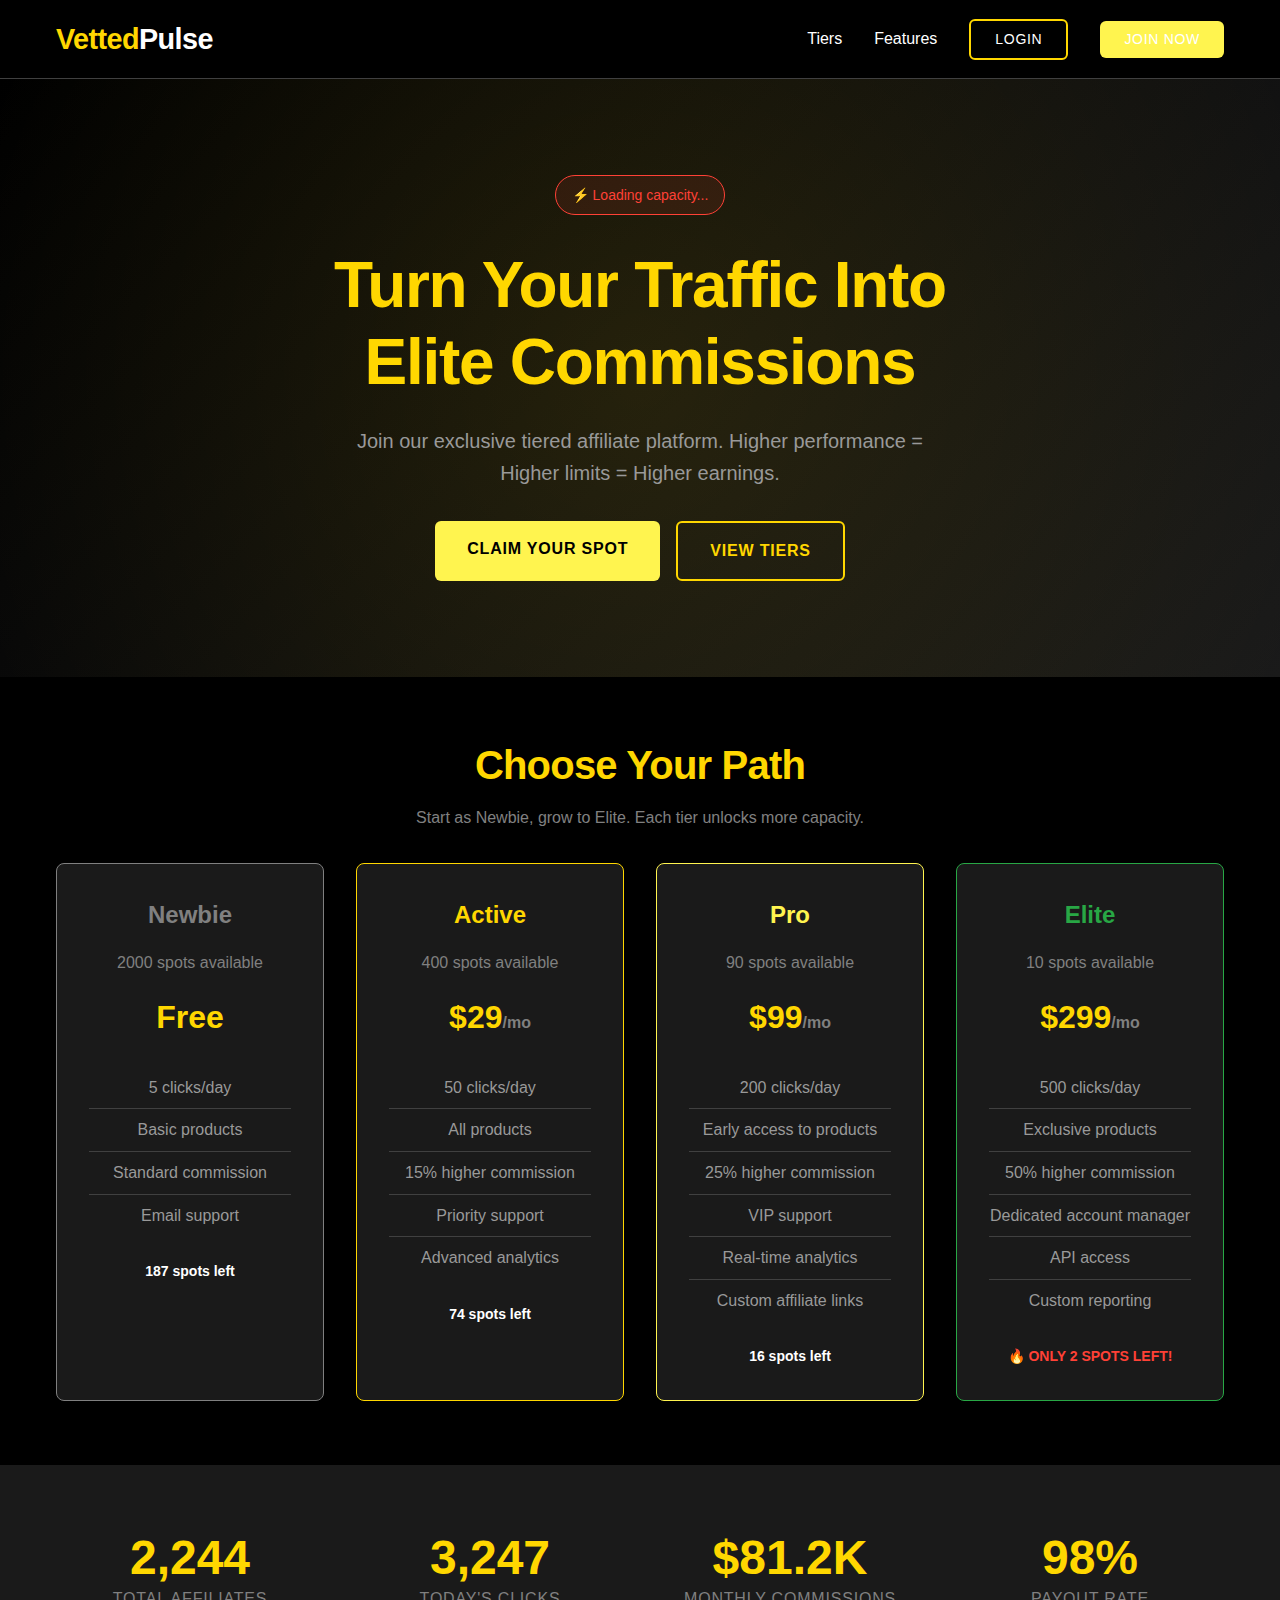
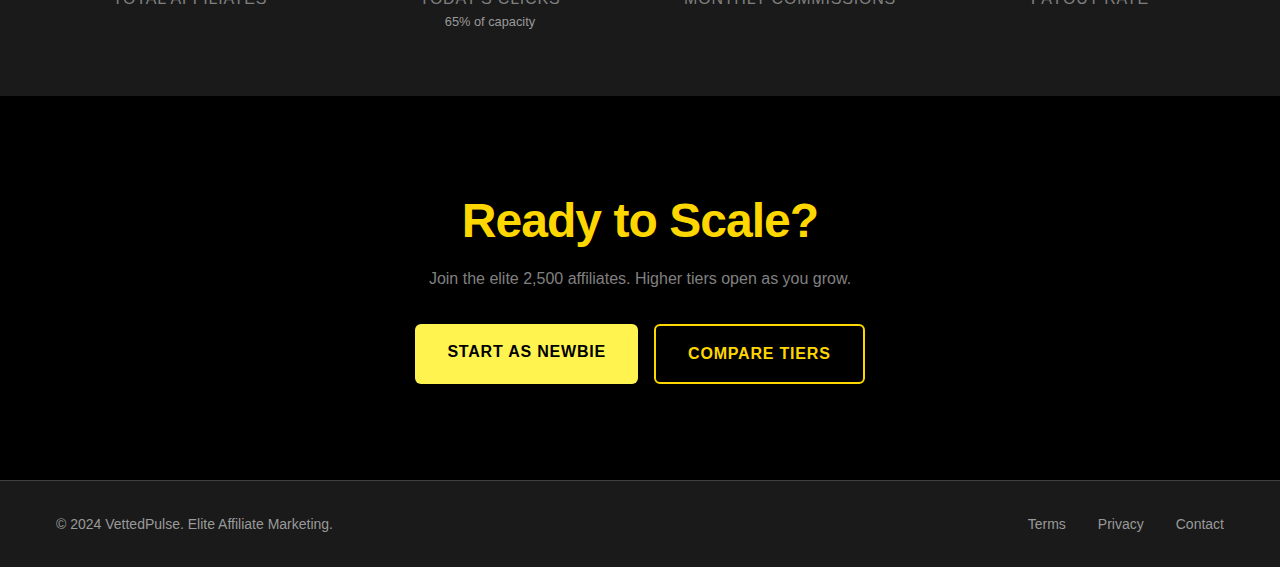
<file: index.html>
<!DOCTYPE html>
<html lang="en">
<head>
    <meta charset="UTF-8">
    <meta name="viewport" content="width=device-width, initial-scale=1.0">
    
    <!-- Content Security Policy -->
    <meta http-equiv="Content-Security-Policy" 
          content="default-src 'self'; 
                   script-src 'self' 'unsafe-inline' https://api.ipify.org https://script.google.com https://apis.google.com; 
                   style-src 'self' 'unsafe-inline' https://fonts.googleapis.com;
                   font-src 'self' https://fonts.gstatic.com;
                   connect-src 'self' https://api.ipify.org https://script.google.com https://*.googleapis.com;
                   img-src 'self' data: https:;
                   frame-src 'self' https://script.google.com;
                   base-uri 'self';
                   form-action 'self';
                   frame-ancestors 'none';
                   block-all-mixed-content;">
    
    <!-- Security Headers -->
    <meta http-equiv="X-Frame-Options" content="DENY">
    <meta http-equiv="X-Content-Type-Options" content="nosniff">
    <meta http-equiv="Referrer-Policy" content="strict-origin-when-cross-origin">
    <meta http-equiv="Permissions-Policy" content="geolocation=(), microphone=(), camera=()">
    
    <title>VettedPulse - Elite Affiliate Marketing Platform</title>
    <link rel="stylesheet" href="css/style.css">
    <style>
        .hero {
            padding: 6rem 0;
            text-align: center;
            background: linear-gradient(135deg, #000000 0%, #1a1a1a 100%);
            position: relative;
            overflow: hidden;
        }
        
        .hero::before {
            content: '';
            position: absolute;
            top: -50%;
            right: -50%;
            width: 200%;
            height: 200%;
            background: radial-gradient(circle, rgba(255,215,0,0.1) 0%, transparent 50%);
            animation: rotate 30s linear infinite;
        }
        
        @keyframes rotate {
            from { transform: rotate(0deg); }
            to { transform: rotate(360deg); }
        }
        
        .hero-content {
            position: relative;
            z-index: 1;
        }
        
        .hero h1 {
            font-size: 4rem;
            margin-bottom: 1.5rem;
            line-height: 1.2;
        }
        
        .hero h1 span {
            color: var(--heading-yellow);
            display: block;
        }
        
        .hero p {
            font-size: 1.25rem;
            color: var(--gray-600);
            max-width: 600px;
            margin: 0 auto 2rem;
        }
        
        .capacity-badge {
            display: inline-block;
            background: rgba(255, 65, 54, 0.1);
            color: var(--alert-red);
            border: 1px solid var(--alert-red);
            padding: 0.5rem 1rem;
            border-radius: 2rem;
            font-size: 0.875rem;
            margin-bottom: 2rem;
        }
        
        .tier-showcase {
            padding: 4rem 0;
        }
        
        .tier-grid {
            display: grid;
            grid-template-columns: repeat(auto-fit, minmax(250px, 1fr));
            gap: 2rem;
            margin-top: 2rem;
        }
        
        .tier-card {
            background: var(--gray-100);
            border: 1px solid var(--gray-300);
            border-radius: 0.5rem;
            padding: 2rem;
            text-align: center;
            transition: transform 0.3s;
        }
        
        .tier-card:hover {
            transform: translateY(-5px);
            border-color: var(--heading-yellow);
        }
        
        .tier-name {
            font-size: 1.5rem;
            font-weight: 700;
            margin-bottom: 1rem;
        }
        
        .tier-capacity {
            color: var(--gray-500);
            margin-bottom: 1rem;
        }
        
        .tier-features {
            list-style: none;
            margin: 1.5rem 0;
        }
        
        .tier-features li {
            padding: 0.5rem 0;
            color: var(--gray-600);
            border-bottom: 1px solid var(--gray-300);
        }
        
        .tier-features li:last-child {
            border-bottom: none;
        }
        
        .tier-price {
            font-size: 2rem;
            font-weight: 700;
            color: var(--heading-yellow);
            margin: 1rem 0;
        }
        
        .tier-spots {
            color: var(--alert-red);
            font-size: 0.875rem;
            font-weight: 600;
        }
        
        .stats-section {
            padding: 4rem 0;
            background: var(--gray-100);
        }
        
        .stats-grid {
            display: grid;
            grid-template-columns: repeat(auto-fit, minmax(200px, 1fr));
            gap: 2rem;
            text-align: center;
        }
        
        .stat-number {
            font-size: 3rem;
            font-weight: 800;
            color: var(--heading-yellow);
        }
        
        .stat-label {
            color: var(--gray-500);
            font-size: 1rem;
        }
        
        .cta-section {
            padding: 6rem 0;
            text-align: center;
        }
        
        .cta-section h2 {
            font-size: 3rem;
            margin-bottom: 1rem;
        }
        
        .cta-section p {
            color: var(--gray-500);
            max-width: 500px;
            margin: 0 auto 2rem;
        }
        
        .cta-buttons {
            display: flex;
            gap: 1rem;
            justify-content: center;
        }
    </style>
</head>
<body>
    <!-- Navbar -->
    <nav class="navbar">
        <div class="container">
            <a href="/" class="logo">Vetted<span>Pulse</span></a>
            <div class="nav-links">
                <a href="#tiers">Tiers</a>
                <a href="#features">Features</a>
                <a href="login.html" class="btn btn-outline">Login</a>
                <a href="signup.html" class="btn btn-primary">Join Now</a>
            </div>
        </div>
    </nav>

    <!-- Hero Section -->
    <section class="hero">
        <div class="container">
            <div class="hero-content">
                <div class="capacity-badge" id="capacityBadge">
                    ⚡ Loading capacity...
                </div>
                <h1>
                    Turn Your Traffic Into
                    <span>Elite Commissions</span>
                </h1>
                <p>Join our exclusive tiered affiliate platform. Higher performance = Higher limits = Higher earnings.</p>
                <div class="cta-buttons">
                    <a href="signup.html" class="btn btn-primary btn-large">Claim Your Spot</a>
                    <a href="#tiers" class="btn btn-outline btn-large">View Tiers</a>
                </div>
            </div>
        </div>
    </section>

    <!-- Tier Showcase -->
    <section id="tiers" class="tier-showcase">
        <div class="container">
            <h2 class="text-center">Choose Your Path</h2>
            <p class="text-center text-muted">Start as Newbie, grow to Elite. Each tier unlocks more capacity.</p>
            
            <div class="tier-grid" id="tierGrid">
                <!-- Dynamically populated by main.js -->
                <div class="text-center">Loading tiers...</div>
            </div>
        </div>
    </section>

    <!-- Stats Section -->
    <section class="stats-section">
        <div class="container">
            <div class="stats-grid" id="statsGrid">
                <div>
                    <div class="stat-number">-</div>
                    <div class="stat-label">Total Affiliates</div>
                </div>
                <div>
                    <div class="stat-number">-</div>
                    <div class="stat-label">Daily Clicks</div>
                </div>
                <div>
                    <div class="stat-number">-</div>
                    <div class="stat-label">Monthly Commissions</div>
                </div>
                <div>
                    <div class="stat-number">-</div>
                    <div class="stat-label">Payout Rate</div>
                </div>
            </div>
        </div>
    </section>

    <!-- CTA Section -->
    <section class="cta-section">
        <div class="container">
            <h2>Ready to Scale?</h2>
            <p>Join the elite 2,500 affiliates. Higher tiers open as you grow.</p>
            <div class="cta-buttons">
                <a href="signup.html" class="btn btn-primary btn-large">Start as Newbie</a>
                <a href="#tiers" class="btn btn-outline btn-large">Compare Tiers</a>
            </div>
        </div>
    </section>

    <!-- Footer -->
    <footer class="footer">
        <div class="container">
            <div class="footer-content">
                <div>&copy; 2024 VettedPulse. Elite Affiliate Marketing.</div>
                <div class="footer-links">
                    <a href="terms.html">Terms</a>
                    <a href="privacy.html">Privacy</a>
                    <a href="#">Contact</a>
                </div>
            </div>
        </div>
    </footer>

    <script src="js/config.js"></script>
    <script src="js/utils/sanitizer.js"></script>
    <script src="js/utils/validator.js"></script>
    <script src="js/utils/clientData.js"></script>
    <script src="js/main.js"></script>
</body>
</html>
</file>
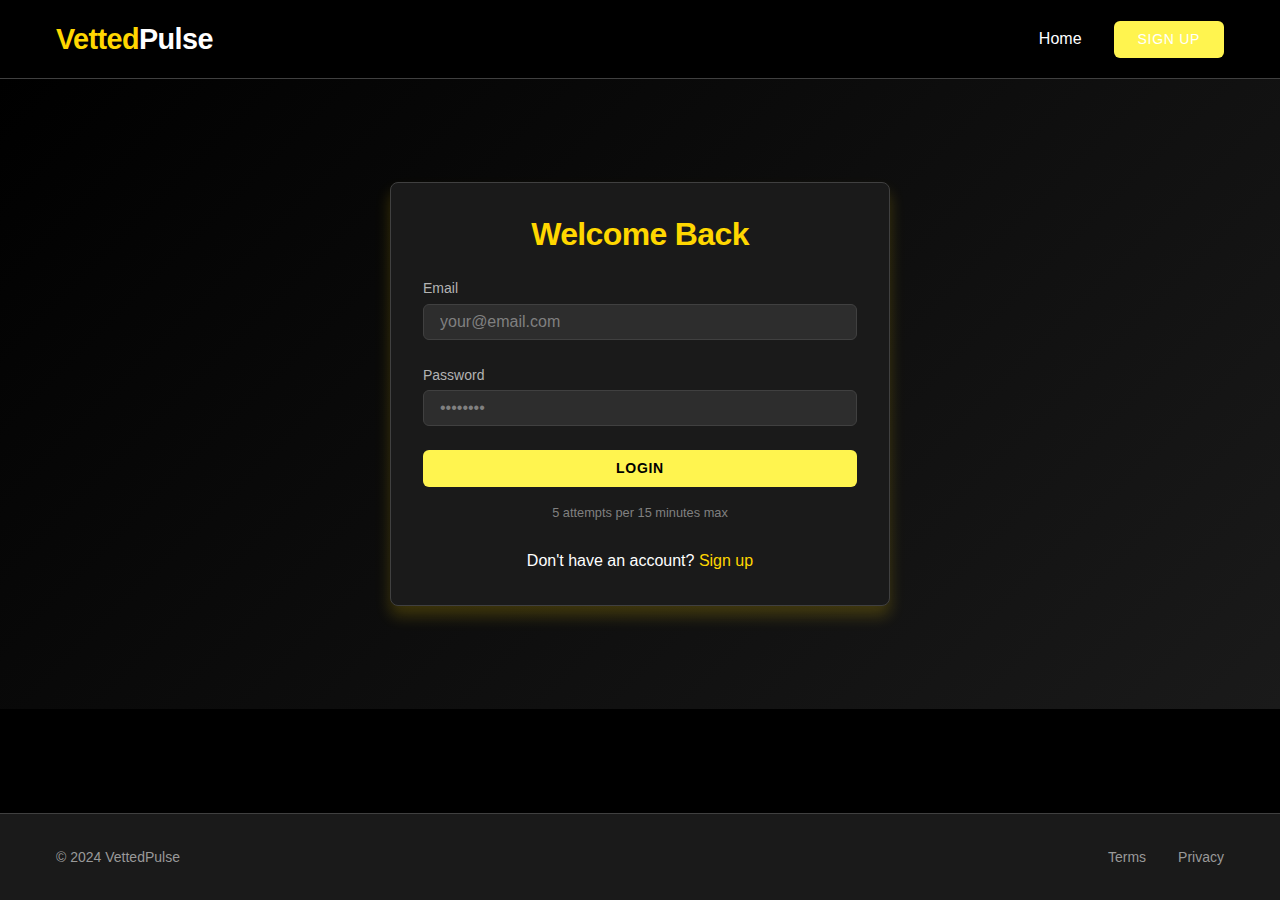
<file: dashboard/index.html>
<!DOCTYPE html>
<html lang="en">
<head>
    <meta charset="UTF-8">
    <meta name="viewport" content="width=device-width, initial-scale=1.0">
    
    <!-- Content Security Policy -->
    <meta http-equiv="Content-Security-Policy" 
          content="default-src 'self'; 
                   script-src 'self' 'unsafe-inline' https://api.ipify.org https://script.google.com; 
                   style-src 'self' 'unsafe-inline' https://fonts.googleapis.com;
                   font-src 'self' https://fonts.gstatic.com;
                   connect-src 'self' https://api.ipify.org https://script.google.com;
                   img-src 'self' data: https:;
                   frame-src 'self';
                   base-uri 'self';
                   form-action 'self';
                   frame-ancestors 'none';
                   block-all-mixed-content;">
    
    <!-- Security Headers -->
    <meta http-equiv="X-Frame-Options" content="DENY">
    <meta http-equiv="X-Content-Type-Options" content="nosniff">
    
    <title>Dashboard - VettedPulse</title>
    <link rel="stylesheet" href="../css/style.css">
    <link rel="stylesheet" href="css/dashboard.css">
</head>
<body>
    <div class="dashboard-container">
        <!-- Sidebar -->
        <aside class="sidebar">
            <div class="sidebar-header">
                <a href="/dashboard/" class="logo">Vetted<span>Pulse</span></a>
            </div>
            
            <nav class="sidebar-nav">
                <a href="/dashboard/" class="active">
                    <span class="nav-icon">📊</span>
                    <span>Overview</span>
                </a>
                <a href="/dashboard/products.html">
                    <span class="nav-icon">🛍️</span>
                    <span>Products</span>
                </a>
                <a href="/dashboard/leaderboard.html">
                    <span class="nav-icon">🏆</span>
                    <span>Leaderboard</span>
                </a>
                <a href="/dashboard/settings.html">
                    <span class="nav-icon">⚙️</span>
                    <span>Settings</span>
                </a>
            </nav>
            
            <div class="sidebar-footer">
                <div class="tier-info" id="tierInfo">
                    <div class="tier-name">Loading...</div>
                    <div class="tier-progress">Please wait</div>
                </div>
                <button class="btn btn-outline" style="width: 100%;" onclick="logout()">Logout</button>
            </div>
        </aside>
        
        <!-- Main Content -->
        <main class="main-content">
            <!-- System Status Alert -->
            <div id="systemStatusAlert" class="system-status-bar" style="display: none;"></div>
            
            <header class="content-header">
                <h1>Dashboard Overview</h1>
                <p id="currentDate"></p>
            </header>
            
            <!-- Stats Cards -->
            <div class="stats-grid">
                <div class="stat-card">
                    <div class="stat-label">Total Clicks</div>
                    <div class="stat-value" id="totalClicks">-</div>
                </div>
                
                <div class="stat-card">
                    <div class="stat-label">Total Sales</div>
                    <div class="stat-value" id="totalSales">-</div>
                </div>
                
                <div class="stat-card">
                    <div class="stat-label">Commission Rate</div>
                    <div class="stat-value" id="commissionRate">-</div>
                </div>
                
                <div class="stat-card">
                    <div class="stat-label">Lifetime Commission</div>
                    <div class="stat-value" id="lifetimeCommission">-</div>
                </div>
            </div>
            
            <!-- Tier Progress Section -->
            <div class="tier-progress-section">
                <div class="tier-header">
                    <h2>Your Progress</h2>
                    <div>
                        <span class="tier-current" id="currentTier">Newbie</span>
                        <span class="tier-next" id="nextTier">→ Scout</span>
                    </div>
                </div>
                
                <div class="progress-bar">
                    <div class="progress-fill" id="tierProgress" style="width: 0%"></div>
                </div>
                
                <div class="tier-requirements">
                    <span id="currentSales">0 sales</span>
                    <span id="nextRequirement">10 sales needed</span>
                </div>
            </div>
            
            <!-- Daily Capacity -->
            <div class="capacity-panel">
                <h3>Today's Capacity</h3>
                
                <div class="capacity-item">
                    <span class="capacity-label">Clicks Today:</span>
                    <span class="capacity-value" id="clicksToday">0</span>
                </div>
                
                <div class="capacity-item">
                    <span class="capacity-label">Clicks Remaining:</span>
                    <span class="capacity-value" id="clicksRemaining">0</span>
                </div>
                
                <div class="capacity-bar-container">
                    <div class="capacity-bar">
                        <div class="capacity-fill" id="clickCapacityBar" style="width: 0%"></div>
                    </div>
                </div>
                
                <div class="capacity-item">
                    <span class="capacity-label">Sales Today:</span>
                    <span class="capacity-value" id="salesToday">0</span>
                </div>
                
                <div class="capacity-item">
                    <span class="capacity-label">Conversion Rate:</span>
                    <span class="capacity-value" id="conversionRate">0%</span>
                </div>
            </div>
            
            <!-- Recent Activity -->
            <div class="card">
                <h3>Recent Activity</h3>
                <div class="activity-list" id="recentActivity">
                    <p class="text-muted">Loading activity...</p>
                </div>
            </div>
        </main>
    </div>
    
    <script src="../js/config.js"></script>
    <script src="../js/utils/sanitizer.js"></script>
    <script src="../js/utils/validator.js"></script>
    <script src="../js/utils/clientData.js"></script>
    <script src="../js/utils/securityHeaders.js"></script>
    <script src="js/tierManager.js"></script>
    <script src="js/capacityMonitor.js"></script>
    <script src="js/dashboard.js"></script>
</body>
</html>
</file>
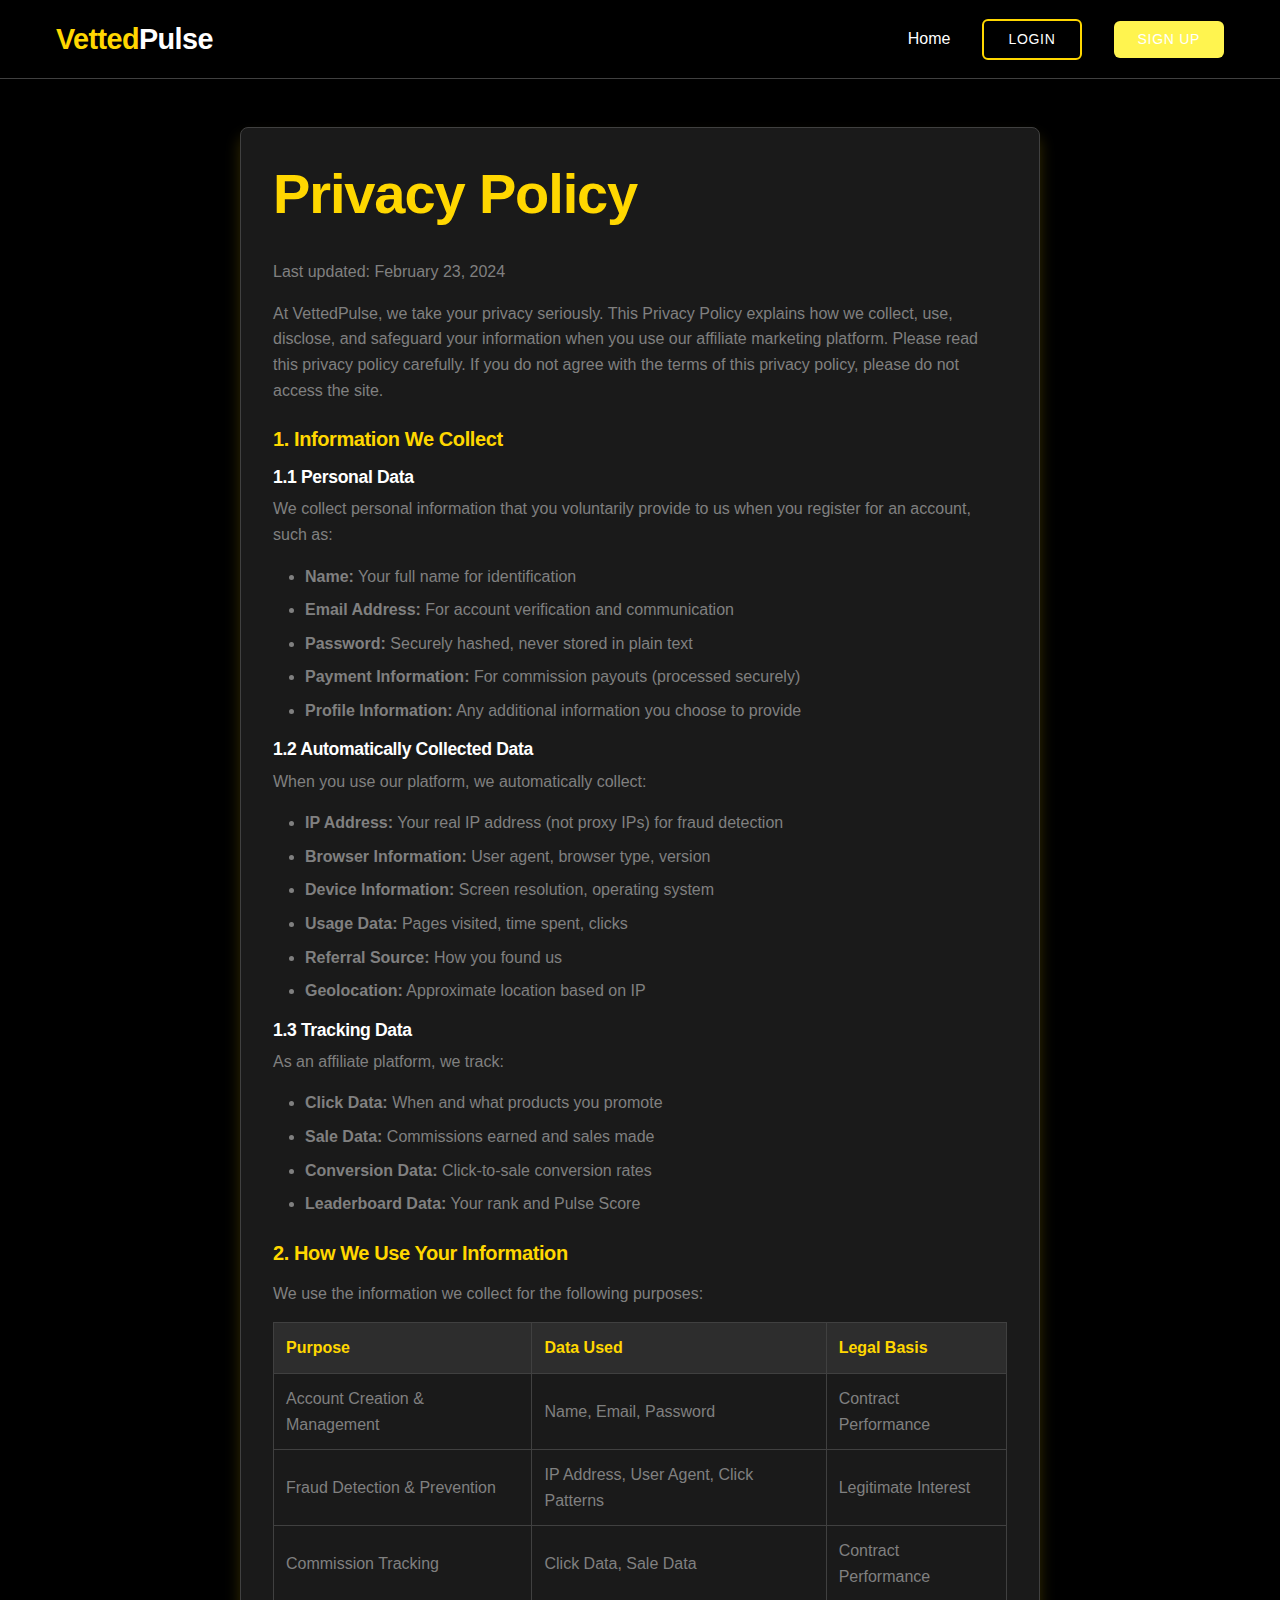
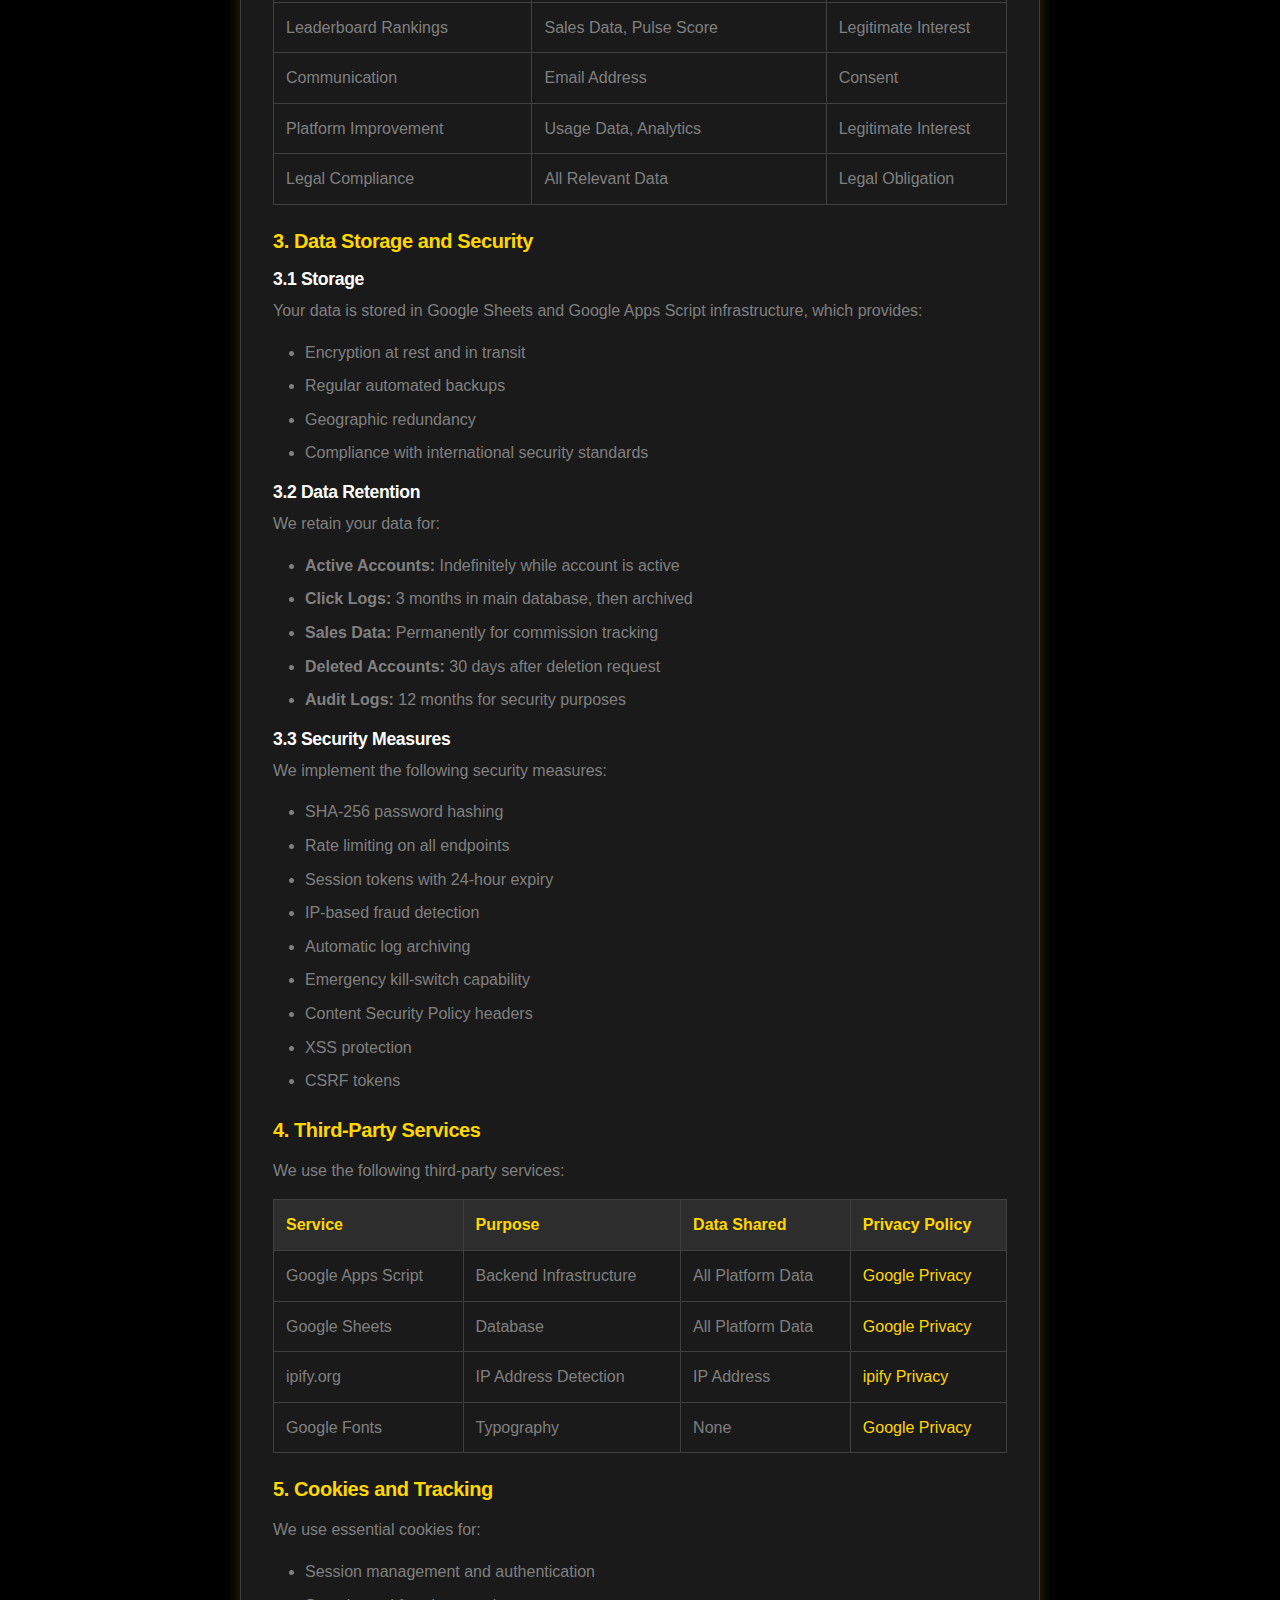
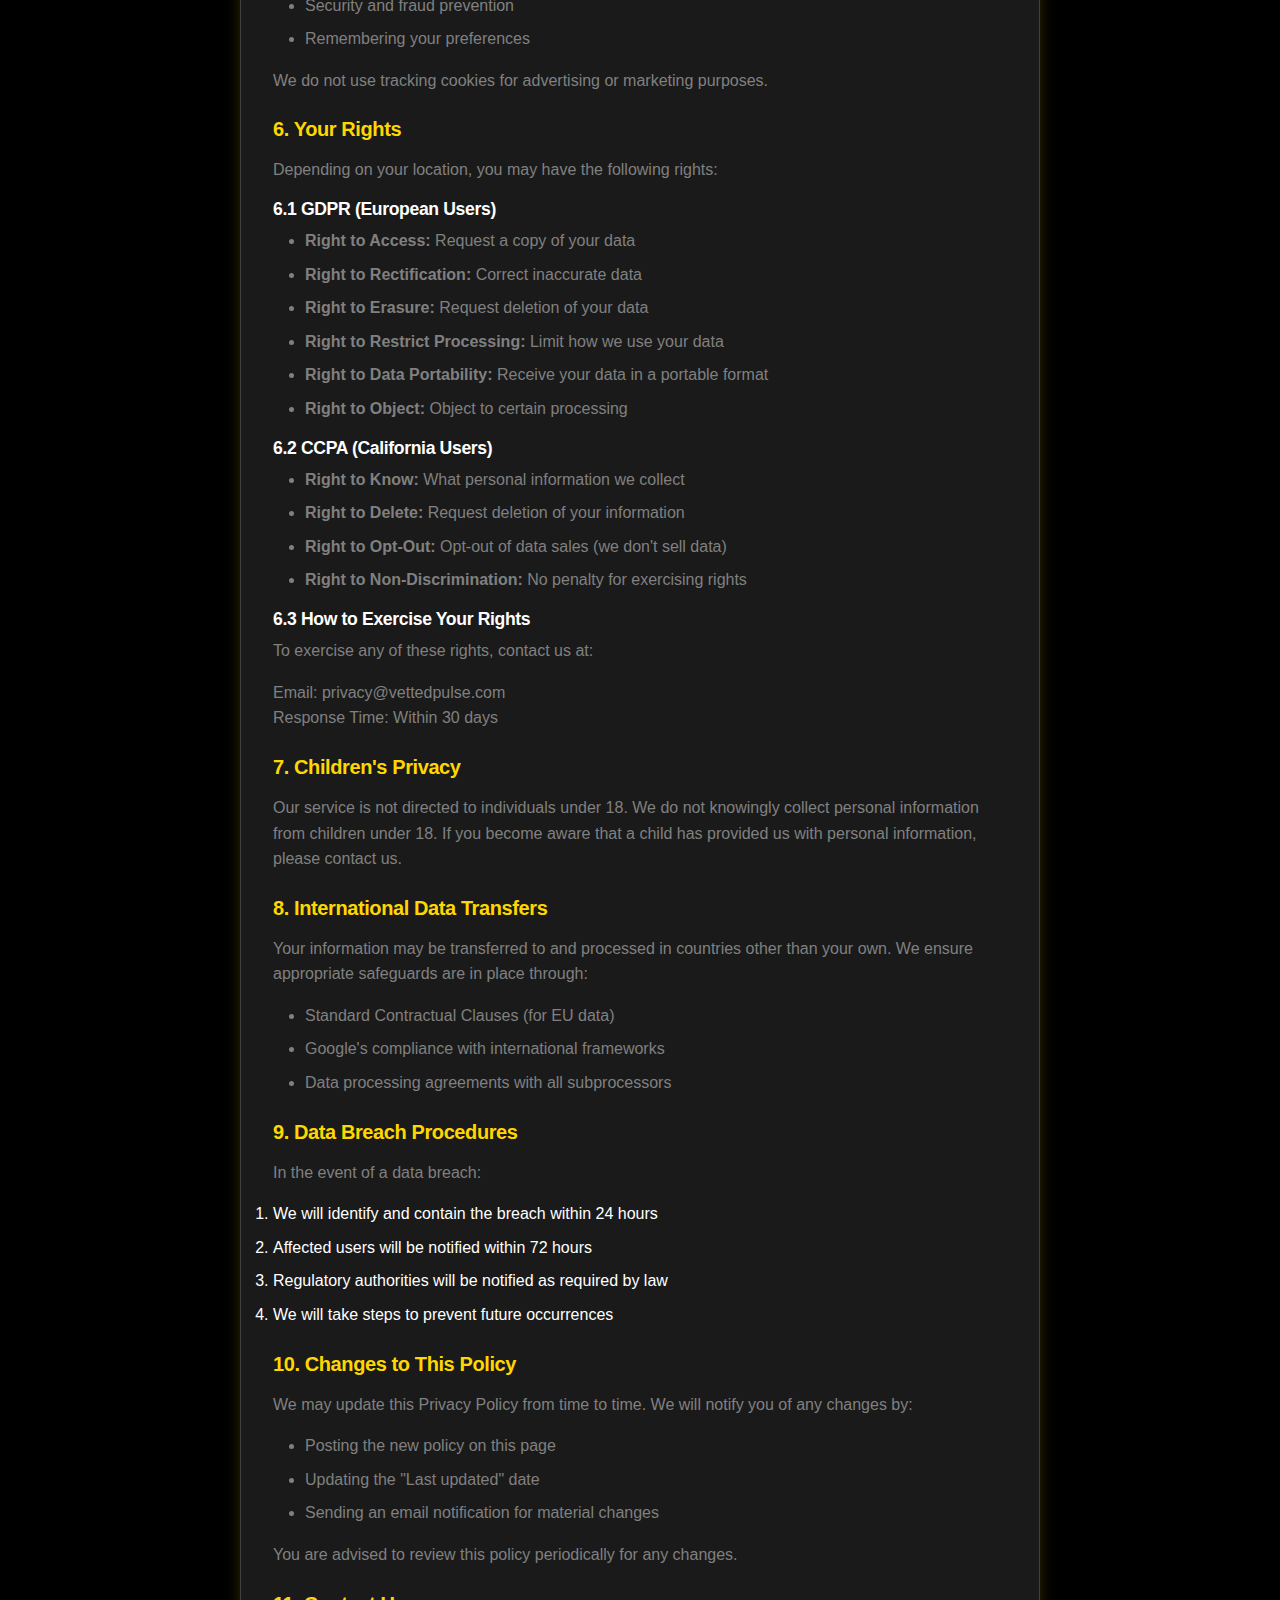
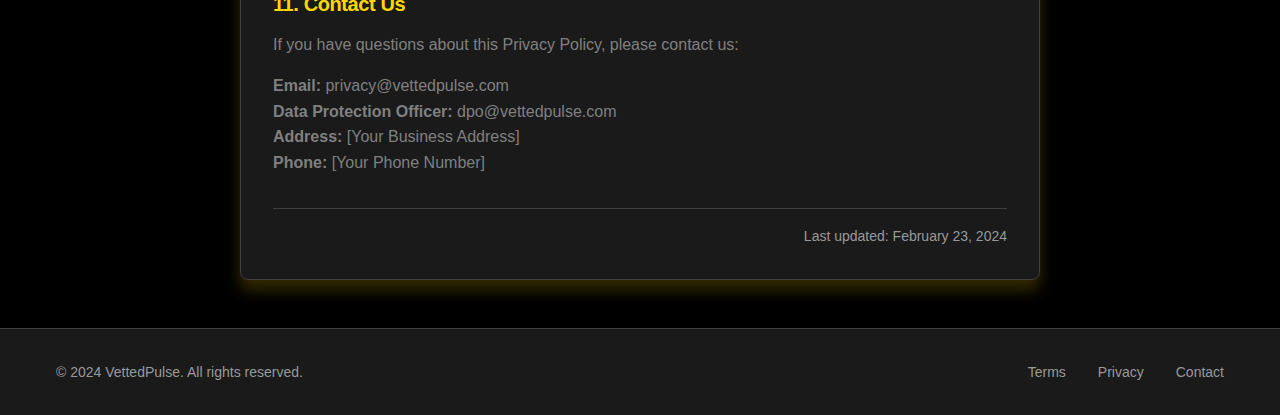
<file: privacy.html>
<!DOCTYPE html>
<html lang="en">
<head>
    <meta charset="UTF-8">
    <meta name="viewport" content="width=device-width, initial-scale=1.0">
    
    <!-- Content Security Policy -->
    <meta http-equiv="Content-Security-Policy" 
          content="default-src 'self'; 
                   script-src 'self' 'unsafe-inline'; 
                   style-src 'self' 'unsafe-inline' https://fonts.googleapis.com;
                   font-src 'self' https://fonts.gstatic.com;
                   img-src 'self' data:;
                   frame-src 'self';
                   base-uri 'self';
                   form-action 'self';
                   frame-ancestors 'none';
                   block-all-mixed-content;">
    
    <!-- Security Headers -->
    <meta http-equiv="X-Frame-Options" content="DENY">
    <meta http-equiv="X-Content-Type-Options" content="nosniff">
    
    <title>Privacy Policy - VettedPulse</title>
    <link rel="stylesheet" href="css/style.css">
    <style>
        .legal-content {
            max-width: 800px;
            margin: 3rem auto;
            padding: 2rem;
            background: var(--gray-100);
            border-radius: 0.5rem;
            border: 1px solid var(--gray-300);
            box-shadow: var(--shadow-lg);
        }
        
        .legal-content h1 {
            margin-bottom: 2rem;
            color: var(--heading-yellow);
        }
        
        .legal-content h2 {
            margin: 1.5rem 0 1rem;
            color: var(--heading-yellow);
            font-size: 1.25rem;
        }
        
        .legal-content h3 {
            margin: 1rem 0 0.5rem;
            color: var(--text-white);
            font-size: 1.1rem;
        }
        
        .legal-content p {
            margin-bottom: 1rem;
            color: var(--gray-500);
            line-height: 1.6;
        }
        
        .legal-content ul {
            margin-bottom: 1rem;
            padding-left: 2rem;
            color: var(--gray-500);
        }
        
        .legal-content li {
            margin-bottom: 0.5rem;
        }
        
        .legal-content table {
            width: 100%;
            margin: 1rem 0;
            border-collapse: collapse;
        }
        
        .legal-content th {
            background: var(--gray-200);
            color: var(--heading-yellow);
            padding: 0.75rem;
            text-align: left;
            border: 1px solid var(--gray-300);
        }
        
        .legal-content td {
            padding: 0.75rem;
            border: 1px solid var(--gray-300);
            color: var(--gray-500);
        }
        
        .last-updated {
            margin-top: 2rem;
            padding-top: 1rem;
            border-top: 1px solid var(--gray-300);
            color: var(--gray-600);
            font-size: 0.875rem;
            text-align: right;
        }
    </style>
</head>
<body>
    <!-- Navbar -->
    <nav class="navbar">
        <div class="container">
            <a href="/" class="logo">Vetted<span>Pulse</span></a>
            <div class="nav-links">
                <a href="/">Home</a>
                <a href="login.html" class="btn btn-outline">Login</a>
                <a href="signup.html" class="btn btn-primary">Sign Up</a>
            </div>
        </div>
    </nav>

    <!-- Privacy Policy Content -->
    <div class="container">
        <div class="legal-content">
            <h1>Privacy Policy</h1>
            
            <p>Last updated: February 23, 2024</p>
            
            <p>At VettedPulse, we take your privacy seriously. This Privacy Policy explains how we collect, use, disclose, and safeguard your information when you use our affiliate marketing platform. Please read this privacy policy carefully. If you do not agree with the terms of this privacy policy, please do not access the site.</p>
            
            <h2>1. Information We Collect</h2>
            
            <h3>1.1 Personal Data</h3>
            <p>We collect personal information that you voluntarily provide to us when you register for an account, such as:</p>
            <ul>
                <li><strong>Name:</strong> Your full name for identification</li>
                <li><strong>Email Address:</strong> For account verification and communication</li>
                <li><strong>Password:</strong> Securely hashed, never stored in plain text</li>
                <li><strong>Payment Information:</strong> For commission payouts (processed securely)</li>
                <li><strong>Profile Information:</strong> Any additional information you choose to provide</li>
            </ul>
            
            <h3>1.2 Automatically Collected Data</h3>
            <p>When you use our platform, we automatically collect:</p>
            <ul>
                <li><strong>IP Address:</strong> Your real IP address (not proxy IPs) for fraud detection</li>
                <li><strong>Browser Information:</strong> User agent, browser type, version</li>
                <li><strong>Device Information:</strong> Screen resolution, operating system</li>
                <li><strong>Usage Data:</strong> Pages visited, time spent, clicks</li>
                <li><strong>Referral Source:</strong> How you found us</li>
                <li><strong>Geolocation:</strong> Approximate location based on IP</li>
            </ul>
            
            <h3>1.3 Tracking Data</h3>
            <p>As an affiliate platform, we track:</p>
            <ul>
                <li><strong>Click Data:</strong> When and what products you promote</li>
                <li><strong>Sale Data:</strong> Commissions earned and sales made</li>
                <li><strong>Conversion Data:</strong> Click-to-sale conversion rates</li>
                <li><strong>Leaderboard Data:</strong> Your rank and Pulse Score</li>
            </ul>
            
            <h2>2. How We Use Your Information</h2>
            <p>We use the information we collect for the following purposes:</p>
            
            <table>
                <tr>
                    <th>Purpose</th>
                    <th>Data Used</th>
                    <th>Legal Basis</th>
                </tr>
                <tr>
                    <td>Account Creation & Management</td>
                    <td>Name, Email, Password</td>
                    <td>Contract Performance</td>
                </tr>
                <tr>
                    <td>Fraud Detection & Prevention</td>
                    <td>IP Address, User Agent, Click Patterns</td>
                    <td>Legitimate Interest</td>
                </tr>
                <tr>
                    <td>Commission Tracking</td>
                    <td>Click Data, Sale Data</td>
                    <td>Contract Performance</td>
                </tr>
                <tr>
                    <td>Leaderboard Rankings</td>
                    <td>Sales Data, Pulse Score</td>
                    <td>Legitimate Interest</td>
                </tr>
                <tr>
                    <td>Communication</td>
                    <td>Email Address</td>
                    <td>Consent</td>
                </tr>
                <tr>
                    <td>Platform Improvement</td>
                    <td>Usage Data, Analytics</td>
                    <td>Legitimate Interest</td>
                </tr>
                <tr>
                    <td>Legal Compliance</td>
                    <td>All Relevant Data</td>
                    <td>Legal Obligation</td>
                </tr>
            </table>
            
            <h2>3. Data Storage and Security</h2>
            
            <h3>3.1 Storage</h3>
            <p>Your data is stored in Google Sheets and Google Apps Script infrastructure, which provides:</p>
            <ul>
                <li>Encryption at rest and in transit</li>
                <li>Regular automated backups</li>
                <li>Geographic redundancy</li>
                <li>Compliance with international security standards</li>
            </ul>
            
            <h3>3.2 Data Retention</h3>
            <p>We retain your data for:</p>
            <ul>
                <li><strong>Active Accounts:</strong> Indefinitely while account is active</li>
                <li><strong>Click Logs:</strong> 3 months in main database, then archived</li>
                <li><strong>Sales Data:</strong> Permanently for commission tracking</li>
                <li><strong>Deleted Accounts:</strong> 30 days after deletion request</li>
                <li><strong>Audit Logs:</strong> 12 months for security purposes</li>
            </ul>
            
            <h3>3.3 Security Measures</h3>
            <p>We implement the following security measures:</p>
            <ul>
                <li>SHA-256 password hashing</li>
                <li>Rate limiting on all endpoints</li>
                <li>Session tokens with 24-hour expiry</li>
                <li>IP-based fraud detection</li>
                <li>Automatic log archiving</li>
                <li>Emergency kill-switch capability</li>
                <li>Content Security Policy headers</li>
                <li>XSS protection</li>
                <li>CSRF tokens</li>
            </ul>
            
            <h2>4. Third-Party Services</h2>
            <p>We use the following third-party services:</p>
            
            <table>
                <tr>
                    <th>Service</th>
                    <th>Purpose</th>
                    <th>Data Shared</th>
                    <th>Privacy Policy</th>
                </tr>
                <tr>
                    <td>Google Apps Script</td>
                    <td>Backend Infrastructure</td>
                    <td>All Platform Data</td>
                    <td><a href="https://policies.google.com/privacy" target="_blank" style="color: var(--heading-yellow);">Google Privacy</a></td>
                </tr>
                <tr>
                    <td>Google Sheets</td>
                    <td>Database</td>
                    <td>All Platform Data</td>
                    <td><a href="https://policies.google.com/privacy" target="_blank" style="color: var(--heading-yellow);">Google Privacy</a></td>
                </tr>
                <tr>
                    <td>ipify.org</td>
                    <td>IP Address Detection</td>
                    <td>IP Address</td>
                    <td><a href="https://www.ipify.org/privacy.html" target="_blank" style="color: var(--heading-yellow);">ipify Privacy</a></td>
                </tr>
                <tr>
                    <td>Google Fonts</td>
                    <td>Typography</td>
                    <td>None</td>
                    <td><a href="https://policies.google.com/privacy" target="_blank" style="color: var(--heading-yellow);">Google Privacy</a></td>
                </tr>
            </table>
            
            <h2>5. Cookies and Tracking</h2>
            <p>We use essential cookies for:</p>
            <ul>
                <li>Session management and authentication</li>
                <li>Security and fraud prevention</li>
                <li>Remembering your preferences</li>
            </ul>
            <p>We do not use tracking cookies for advertising or marketing purposes.</p>
            
            <h2>6. Your Rights</h2>
            <p>Depending on your location, you may have the following rights:</p>
            
            <h3>6.1 GDPR (European Users)</h3>
            <ul>
                <li><strong>Right to Access:</strong> Request a copy of your data</li>
                <li><strong>Right to Rectification:</strong> Correct inaccurate data</li>
                <li><strong>Right to Erasure:</strong> Request deletion of your data</li>
                <li><strong>Right to Restrict Processing:</strong> Limit how we use your data</li>
                <li><strong>Right to Data Portability:</strong> Receive your data in a portable format</li>
                <li><strong>Right to Object:</strong> Object to certain processing</li>
            </ul>
            
            <h3>6.2 CCPA (California Users)</h3>
            <ul>
                <li><strong>Right to Know:</strong> What personal information we collect</li>
                <li><strong>Right to Delete:</strong> Request deletion of your information</li>
                <li><strong>Right to Opt-Out:</strong> Opt-out of data sales (we don't sell data)</li>
                <li><strong>Right to Non-Discrimination:</strong> No penalty for exercising rights</li>
            </ul>
            
            <h3>6.3 How to Exercise Your Rights</h3>
            <p>To exercise any of these rights, contact us at:</p>
            <p>Email: privacy@vettedpulse.com<br>
            Response Time: Within 30 days</p>
            
            <h2>7. Children's Privacy</h2>
            <p>Our service is not directed to individuals under 18. We do not knowingly collect personal information from children under 18. If you become aware that a child has provided us with personal information, please contact us.</p>
            
            <h2>8. International Data Transfers</h2>
            <p>Your information may be transferred to and processed in countries other than your own. We ensure appropriate safeguards are in place through:</p>
            <ul>
                <li>Standard Contractual Clauses (for EU data)</li>
                <li>Google's compliance with international frameworks</li>
                <li>Data processing agreements with all subprocessors</li>
            </ul>
            
            <h2>9. Data Breach Procedures</h2>
            <p>In the event of a data breach:</p>
            <ol>
                <li>We will identify and contain the breach within 24 hours</li>
                <li>Affected users will be notified within 72 hours</li>
                <li>Regulatory authorities will be notified as required by law</li>
                <li>We will take steps to prevent future occurrences</li>
            </ol>
            
            <h2>10. Changes to This Policy</h2>
            <p>We may update this Privacy Policy from time to time. We will notify you of any changes by:</p>
            <ul>
                <li>Posting the new policy on this page</li>
                <li>Updating the "Last updated" date</li>
                <li>Sending an email notification for material changes</li>
            </ul>
            <p>You are advised to review this policy periodically for any changes.</p>
            
            <h2>11. Contact Us</h2>
            <p>If you have questions about this Privacy Policy, please contact us:</p>
            <p>
                <strong>Email:</strong> privacy@vettedpulse.com<br>
                <strong>Data Protection Officer:</strong> dpo@vettedpulse.com<br>
                <strong>Address:</strong> [Your Business Address]<br>
                <strong>Phone:</strong> [Your Phone Number]
            </p>
            
            <div class="last-updated">
                Last updated: February 23, 2024
            </div>
        </div>
    </div>

    <!-- Footer -->
    <footer class="footer">
        <div class="container">
            <div class="footer-content">
                <div>&copy; 2024 VettedPulse. All rights reserved.</div>
                <div class="footer-links">
                    <a href="terms.html">Terms</a>
                    <a href="privacy.html">Privacy</a>
                    <a href="#">Contact</a>
                </div>
            </div>
        </div>
    </footer>
</body>
</html>
</file>
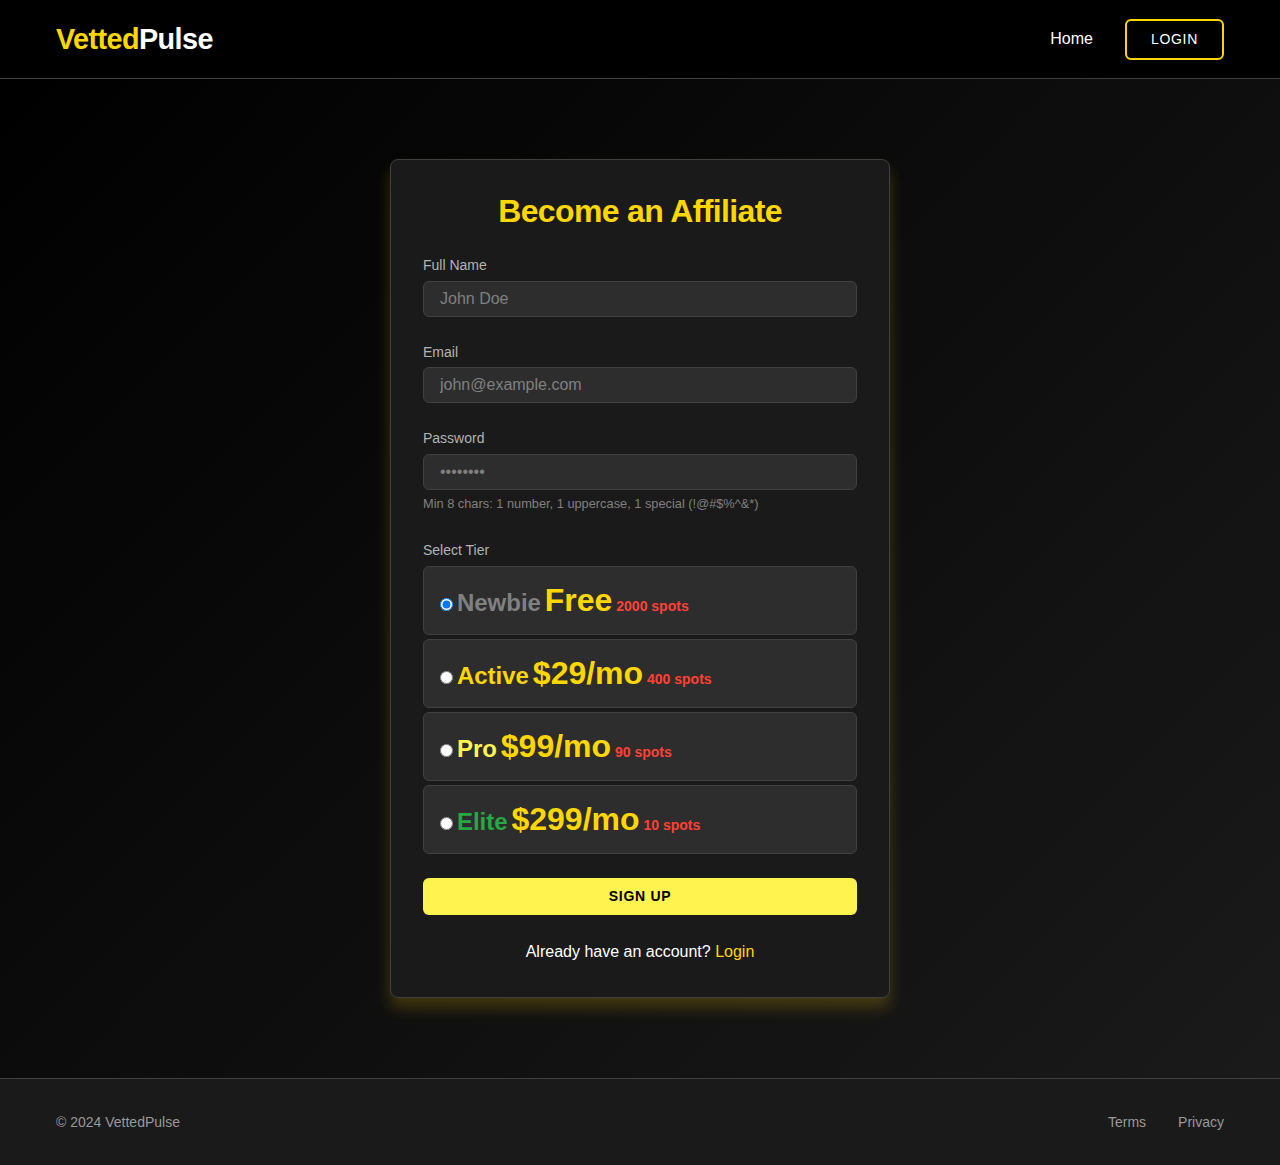
<file: signup.html>
<!DOCTYPE html>
<html lang="en">
<head>
    <meta charset="UTF-8">
    <meta name="viewport" content="width=device-width, initial-scale=1.0">
    
    <!-- Content Security Policy -->
    <meta http-equiv="Content-Security-Policy" 
          content="default-src 'self'; 
                   script-src 'self' 'unsafe-inline' https://api.ipify.org https://script.google.com; 
                   style-src 'self' 'unsafe-inline' https://fonts.googleapis.com;
                   font-src 'self' https://fonts.gstatic.com;
                   connect-src 'self' https://api.ipify.org https://script.google.com;
                   img-src 'self' data:;
                   frame-src 'self';
                   base-uri 'self';
                   form-action 'self';
                   frame-ancestors 'none';
                   block-all-mixed-content;">
    
    <!-- Security Headers -->
    <meta http-equiv="X-Frame-Options" content="DENY">
    <meta http-equiv="X-Content-Type-Options" content="nosniff">
    <meta http-equiv="Referrer-Policy" content="strict-origin-when-cross-origin">
    
    <title>Sign Up - VettedPulse</title>
    <link rel="stylesheet" href="css/style.css">
</head>
<body>
    <!-- Navbar -->
    <nav class="navbar">
        <div class="container">
            <a href="/" class="logo">Vetted<span>Pulse</span></a>
            <div class="nav-links">
                <a href="/">Home</a>
                <a href="login.html" class="btn btn-outline">Login</a>
            </div>
        </div>
    </nav>

    <!-- Signup Form -->
    <div class="auth-page">
        <div class="container">
            <div class="form-container">
                <h1 class="form-title">Become an Affiliate</h1>
                
                <!-- Alert Container -->
                <div id="alertContainer"></div>
                
                <!-- System Status Alert -->
                <div id="systemStatusAlert"></div>
                
                <!-- Quota Alert -->
                <div id="quotaAlert"></div>
                
                <!-- Signup Form -->
                <form id="signupForm">
                    <div class="form-group">
                        <label for="name">Full Name</label>
                        <input type="text" class="form-control" id="name" required 
                               maxlength="50" pattern="[A-Za-z\s\-']+" 
                               title="Letters, spaces, hyphens and apostrophes only"
                               placeholder="John Doe">
                    </div>
                    
                    <div class="form-group">
                        <label for="email">Email</label>
                        <input type="email" class="form-control" id="email" required 
                               maxlength="100" autocomplete="email" 
                               placeholder="john@example.com">
                    </div>
                    
                    <div class="form-group">
                        <label for="password">Password</label>
                        <input type="password" class="form-control" id="password" required 
                               maxlength="50" autocomplete="new-password"
                               pattern="(?=.*\d)(?=.*[a-z])(?=.*[A-Z])(?=.*[!@#$%^&*]).{8,}"
                               title="Minimum 8 characters: at least one number, one uppercase, one lowercase, and one special character"
                               placeholder="••••••••">
                        <small style="color: var(--gray-500); font-size: 0.8rem;">
                            Min 8 chars: 1 number, 1 uppercase, 1 special (!@#$%^&*)
                        </small>
                    </div>
                    
                    <div class="form-group">
                        <label>Select Tier</label>
                        <div id="tierOptions" class="tier-selector">
                            <!-- Populated by JavaScript -->
                        </div>
                    </div>
                    
                    <button type="submit" class="btn btn-primary" style="width: 100%;">Sign Up</button>
                </form>
                
                <!-- Verification Section (hidden by default) -->
                <div id="verificationSection" style="display: none; margin-top: 2rem; padding-top: 2rem; border-top: 1px solid var(--gray-300);">
                    <h3 style="margin-bottom: 1rem; color: var(--heading-yellow);">Verify Your Email</h3>
                    <p style="color: var(--gray-500); margin-bottom: 1rem;">
                        We've sent an 8-digit code to your email. Enter it below to activate your account.
                    </p>
                    
                    <form id="verificationForm">
                        <div class="form-group">
                            <label for="verificationCode">Verification Code</label>
                            <input type="text" class="form-control" id="verificationCode" 
                                   maxlength="8" pattern="\d{8}" 
                                   title="8-digit code" required
                                   placeholder="12345678">
                        </div>
                        
                        <button type="submit" class="btn btn-primary" style="width: 100%;">Verify Account</button>
                    </form>
                    
                    <p style="text-align: center; margin-top: 1rem; font-size: 0.8rem; color: var(--gray-500);">
                        Didn't receive code? Check spam or <a href="#" id="resendCode" style="color: var(--heading-yellow);">resend</a>
                    </p>
                </div>
                
                <!-- Manual Verification Notice (hidden by default) -->
                <div id="manualVerificationNotice" style="display: none; margin-top: 1rem;">
                    <div class="alert alert-warning">
                        <strong>High Traffic Notice</strong>
                        <p id="manualMessage">Due to high demand, verification may take up to 24 hours. You'll receive an email when verified.</p>
                    </div>
                </div>
                
                <!-- Login Link -->
                <div class="auth-links" style="text-align: center; margin-top: 1.5rem;">
                    Already have an account? <a href="login.html">Login</a>
                </div>
            </div>
        </div>
    </div>

    <!-- Footer -->
    <footer class="footer">
        <div class="container">
            <div class="footer-content">
                <div>&copy; 2024 VettedPulse</div>
                <div class="footer-links">
                    <a href="terms.html">Terms</a>
                    <a href="privacy.html">Privacy</a>
                </div>
            </div>
        </div>
    </footer>

    <!-- Scripts -->
    <script src="js/config.js"></script>
    <script src="js/utils/sanitizer.js"></script>
    <script src="js/utils/validator.js"></script>
    <script src="js/utils/clientData.js"></script>
    <script src="js/auth.js"></script>
</body>
</html>
</file>
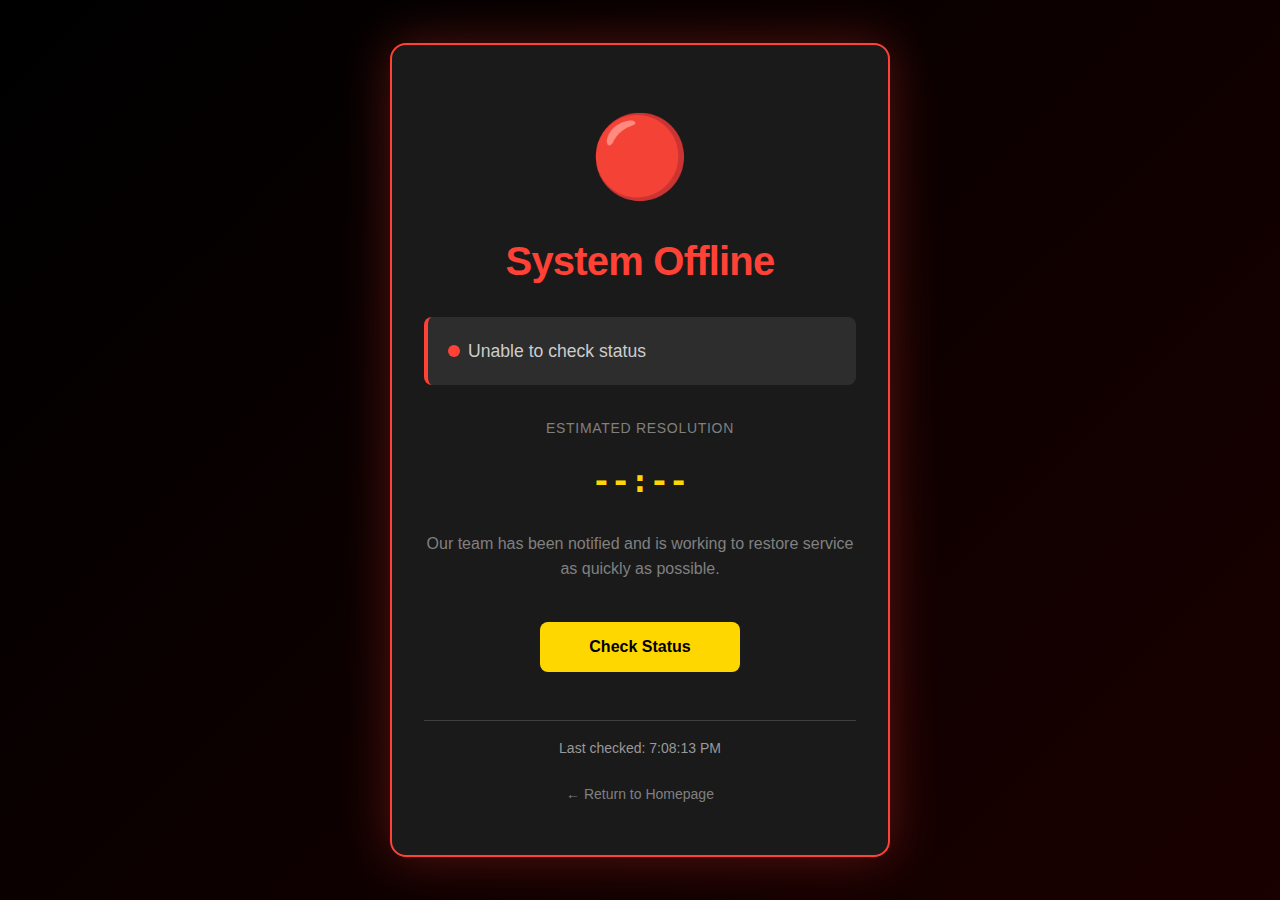
<file: system-offline.html>
<!DOCTYPE html>
<html lang="en">
<head>
    <meta charset="UTF-8">
    <meta name="viewport" content="width=device-width, initial-scale=1.0">
    
    <!-- Content Security Policy -->
    <meta http-equiv="Content-Security-Policy" 
          content="default-src 'self'; 
                   script-src 'self' 'unsafe-inline' https://api.ipify.org https://script.google.com; 
                   style-src 'self' 'unsafe-inline' https://fonts.googleapis.com;
                   font-src 'self' https://fonts.gstatic.com;
                   connect-src 'self' https://api.ipify.org https://script.google.com;
                   img-src 'self' data:;
                   frame-src 'self';
                   base-uri 'self';
                   form-action 'self';
                   frame-ancestors 'none';
                   block-all-mixed-content;">
    
    <!-- Security Headers -->
    <meta http-equiv="X-Frame-Options" content="DENY">
    <meta http-equiv="X-Content-Type-Options" content="nosniff">
    
    <title>System Maintenance - VettedPulse</title>
    <link rel="stylesheet" href="css/style.css">
    <style>
        .offline-container {
            min-height: 100vh;
            display: flex;
            align-items: center;
            justify-content: center;
            background: linear-gradient(135deg, #000000 0%, #1a0000 100%);
            padding: 1rem;
        }
        
        .offline-card {
            max-width: 500px;
            width: 100%;
            background: var(--gray-100);
            border: 2px solid var(--alert-red);
            border-radius: 1rem;
            padding: 3rem 2rem;
            text-align: center;
            box-shadow: 0 0 50px rgba(255, 65, 54, 0.3);
            animation: pulse 2s infinite;
        }
        
        @keyframes pulse {
            0% { box-shadow: 0 0 30px rgba(255, 65, 54, 0.3); }
            50% { box-shadow: 0 0 60px rgba(255, 65, 54, 0.6); }
            100% { box-shadow: 0 0 30px rgba(255, 65, 54, 0.3); }
        }
        
        .offline-icon {
            font-size: 5rem;
            margin-bottom: 1rem;
            color: var(--alert-red);
        }
        
        .offline-title {
            font-size: 2.5rem;
            color: var(--alert-red);
            margin-bottom: 1rem;
            font-weight: 700;
        }
        
        .offline-reason {
            background: var(--gray-200);
            padding: 1.25rem;
            border-radius: 0.5rem;
            margin: 2rem 0;
            color: var(--gray-800);
            font-size: 1.1rem;
            border-left: 4px solid var(--alert-red);
            text-align: left;
        }
        
        .offline-timer {
            font-size: 2rem;
            font-weight: bold;
            color: var(--heading-yellow);
            margin: 1rem 0;
            font-family: monospace;
        }
        
        .offline-message {
            color: var(--gray-500);
            margin: 1.5rem 0;
            line-height: 1.6;
        }
        
        .offline-update {
            color: var(--gray-600);
            font-size: 0.875rem;
            margin-top: 2rem;
            padding-top: 1rem;
            border-top: 1px solid var(--gray-300);
        }
        
        .refresh-btn {
            background: var(--heading-yellow);
            color: var(--bg-black);
            border: none;
            padding: 1rem 2rem;
            border-radius: 0.5rem;
            font-size: 1rem;
            font-weight: bold;
            cursor: pointer;
            transition: all 0.3s;
            margin: 1rem 0;
            width: 100%;
            max-width: 200px;
        }
        
        .refresh-btn:hover {
            transform: translateY(-2px);
            box-shadow: 0 5px 20px rgba(255, 215, 0, 0.4);
            background: var(--accent-bright-yellow);
        }
        
        .refresh-btn:active {
            transform: translateY(0);
        }
        
        .home-link {
            display: inline-block;
            margin-top: 1.5rem;
            color: var(--gray-500);
            text-decoration: none;
            font-size: 0.875rem;
            transition: color 0.3s;
        }
        
        .home-link:hover {
            color: var(--heading-yellow);
        }
        
        .status-indicator {
            display: inline-block;
            width: 12px;
            height: 12px;
            border-radius: 50%;
            background: var(--alert-red);
            margin-right: 0.5rem;
            animation: blink 1s infinite;
        }
        
        @keyframes blink {
            0% { opacity: 1; }
            50% { opacity: 0.3; }
            100% { opacity: 1; }
        }
        
        .eta-label {
            color: var(--gray-500);
            font-size: 0.875rem;
            text-transform: uppercase;
            letter-spacing: 0.05em;
            margin-top: 1rem;
        }
    </style>
</head>
<body>
    <div class="offline-container">
        <div class="offline-card">
            <div class="offline-icon">🔴</div>
            <h1 class="offline-title">System Offline</h1>
            
            <!-- Dynamic Content -->
            <div class="offline-reason" id="reason">
                <span class="status-indicator"></span>
                Loading status...
            </div>
            
            <div class="eta-label">Estimated Resolution</div>
            <div class="offline-timer" id="timer">
                --:--
            </div>
            
            <p class="offline-message" id="message">
                Our team has been notified and is working to restore service as quickly as possible.
            </p>
            
            <button class="refresh-btn" onclick="checkStatus()">
                Check Status
            </button>
            
            <div class="offline-update" id="lastUpdate">
                Last checked: just now
            </div>
            
            <a href="/" class="home-link">← Return to Homepage</a>
        </div>
    </div>

    <script src="js/config.js"></script>
    <script>
        // System status check function
        async function checkStatus() {
            const reasonEl = document.getElementById('reason');
            const timerEl = document.getElementById('timer');
            const messageEl = document.getElementById('message');
            const updateEl = document.getElementById('lastUpdate');
            
            try {
                const response = await fetch(
                    `${CONFIG.APPS_SCRIPT_URL}?action=getSystemStatus&_=${Date.now()}`
                );
                const data = await response.json();
                
                if (data.status === 'ONLINE') {
                    // System is back online - redirect to home
                    window.location.href = '/';
                } else {
                    // Update offline information
                    const reason = data.reason || 'Scheduled Maintenance';
                    reasonEl.innerHTML = `<span class="status-indicator"></span>${reason}`;
                    
                    if (data.eta) {
                        const eta = new Date(data.eta);
                        const now = new Date();
                        const diff = Math.max(0, eta - now);
                        
                        if (diff > 0) {
                            const hours = Math.floor(diff / 3600000);
                            const minutes = Math.floor((diff % 3600000) / 60000);
                            timerEl.textContent = `${hours}h ${minutes}m remaining`;
                        } else {
                            timerEl.textContent = 'Any moment now';
                        }
                    } else {
                        timerEl.textContent = 'Checking...';
                    }
                    
                    // Custom message based on reason
                    if (reason.toLowerCase().includes('maintenance')) {
                        messageEl.textContent = 'We\'re performing scheduled maintenance to improve your experience. Thank you for your patience.';
                    } else if (reason.toLowerCase().includes('issue')) {
                        messageEl.textContent = 'We\'re experiencing technical difficulties and working to resolve them. We apologize for the inconvenience.';
                    }
                }
            } catch (error) {
                console.error('Status check failed:', error);
                reasonEl.innerHTML = '<span class="status-indicator"></span>Unable to check status';
                timerEl.textContent = '--:--';
            }
            
            updateEl.textContent = `Last checked: ${new Date().toLocaleTimeString()}`;
        }
        
        // Check immediately
        checkStatus();
        
        // Check every 30 seconds
        setInterval(checkStatus, 30000);
        
        // Auto-refresh when system comes back online
        let refreshAttempts = 0;
        const maxRefreshAttempts = 20; // Stop after 20 attempts (about 10 minutes)
        
        async function attemptRefresh() {
            if (refreshAttempts >= maxRefreshAttempts) return;
            
            try {
                const response = await fetch(
                    `${CONFIG.APPS_SCRIPT_URL}?action=getSystemStatus&_=${Date.now()}`
                );
                const data = await response.json();
                
                if (data.status === 'ONLINE') {
                    window.location.href = '/';
                }
                
                refreshAttempts++;
            } catch (error) {
                console.log('Refresh check failed, will retry');
            }
        }
        
        // Try to refresh every 30 seconds
        setInterval(attemptRefresh, 30000);
    </script>
</body>
</html>
</file>
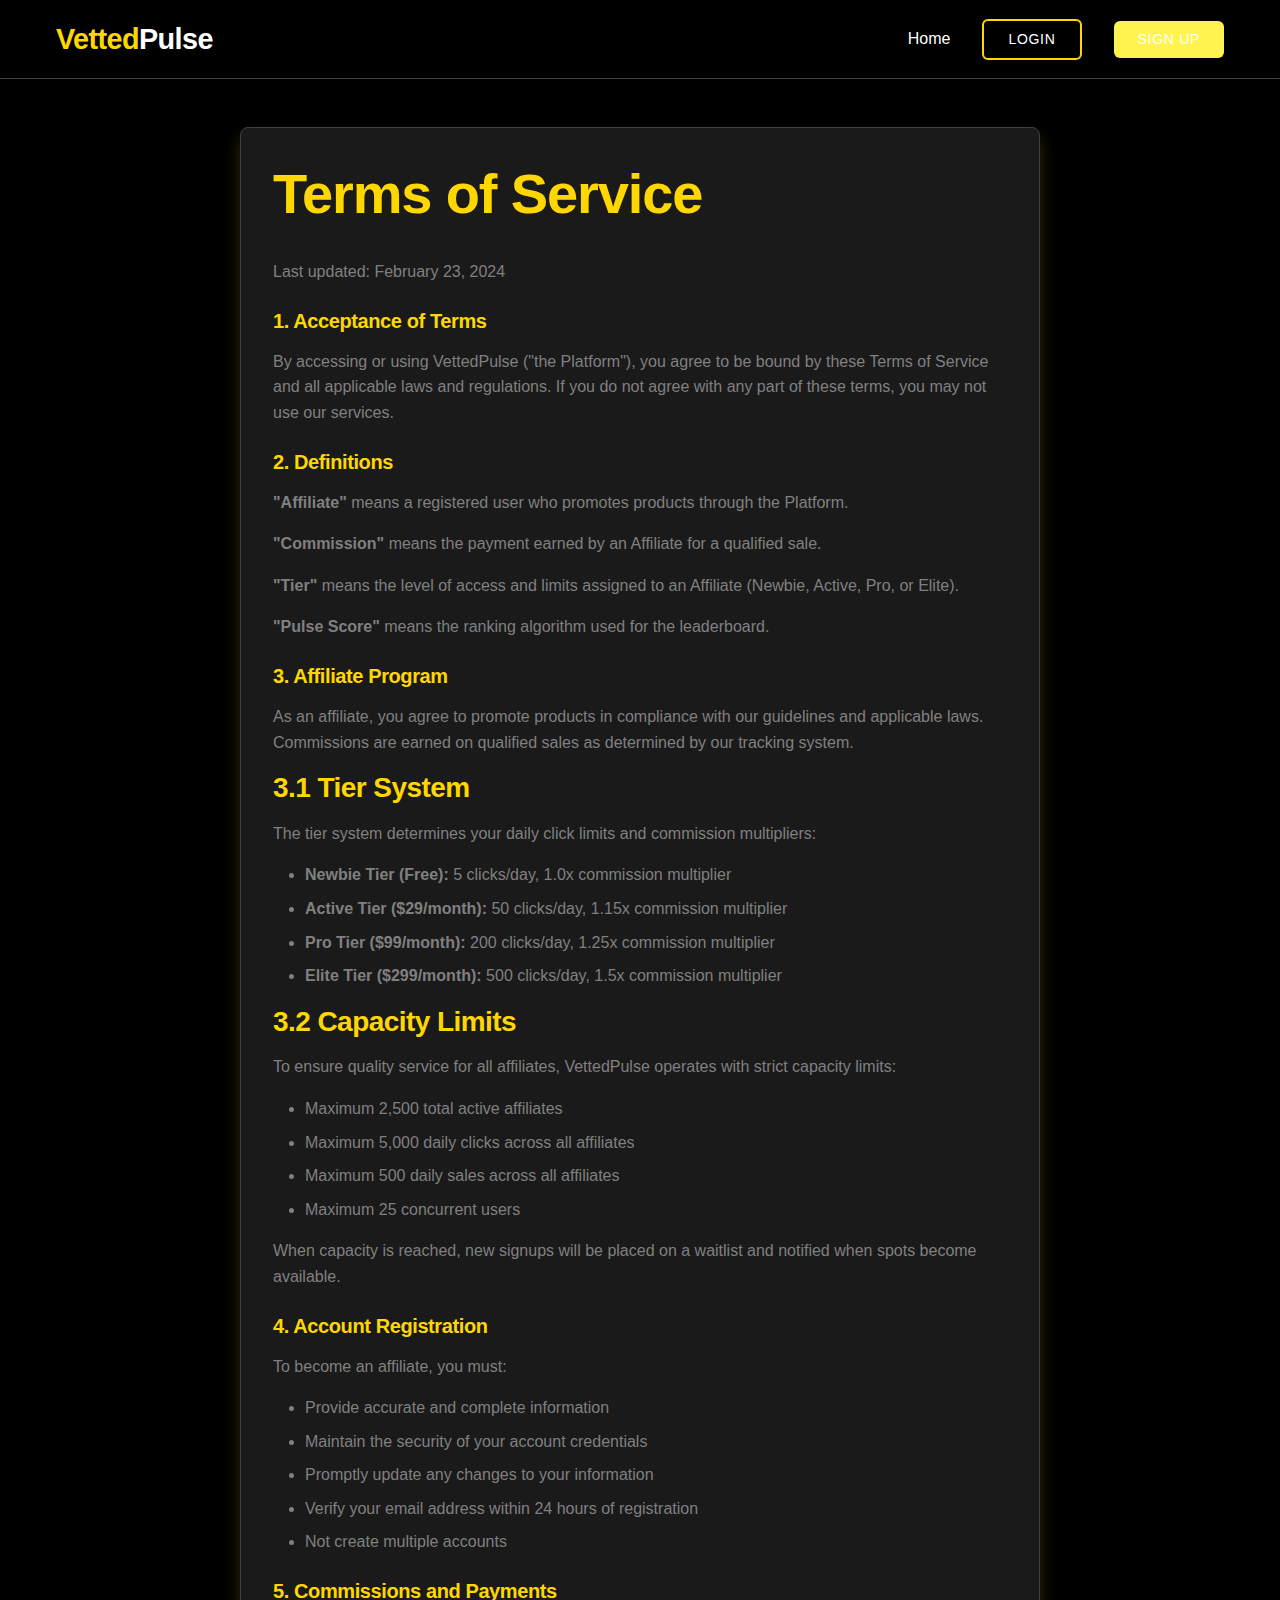
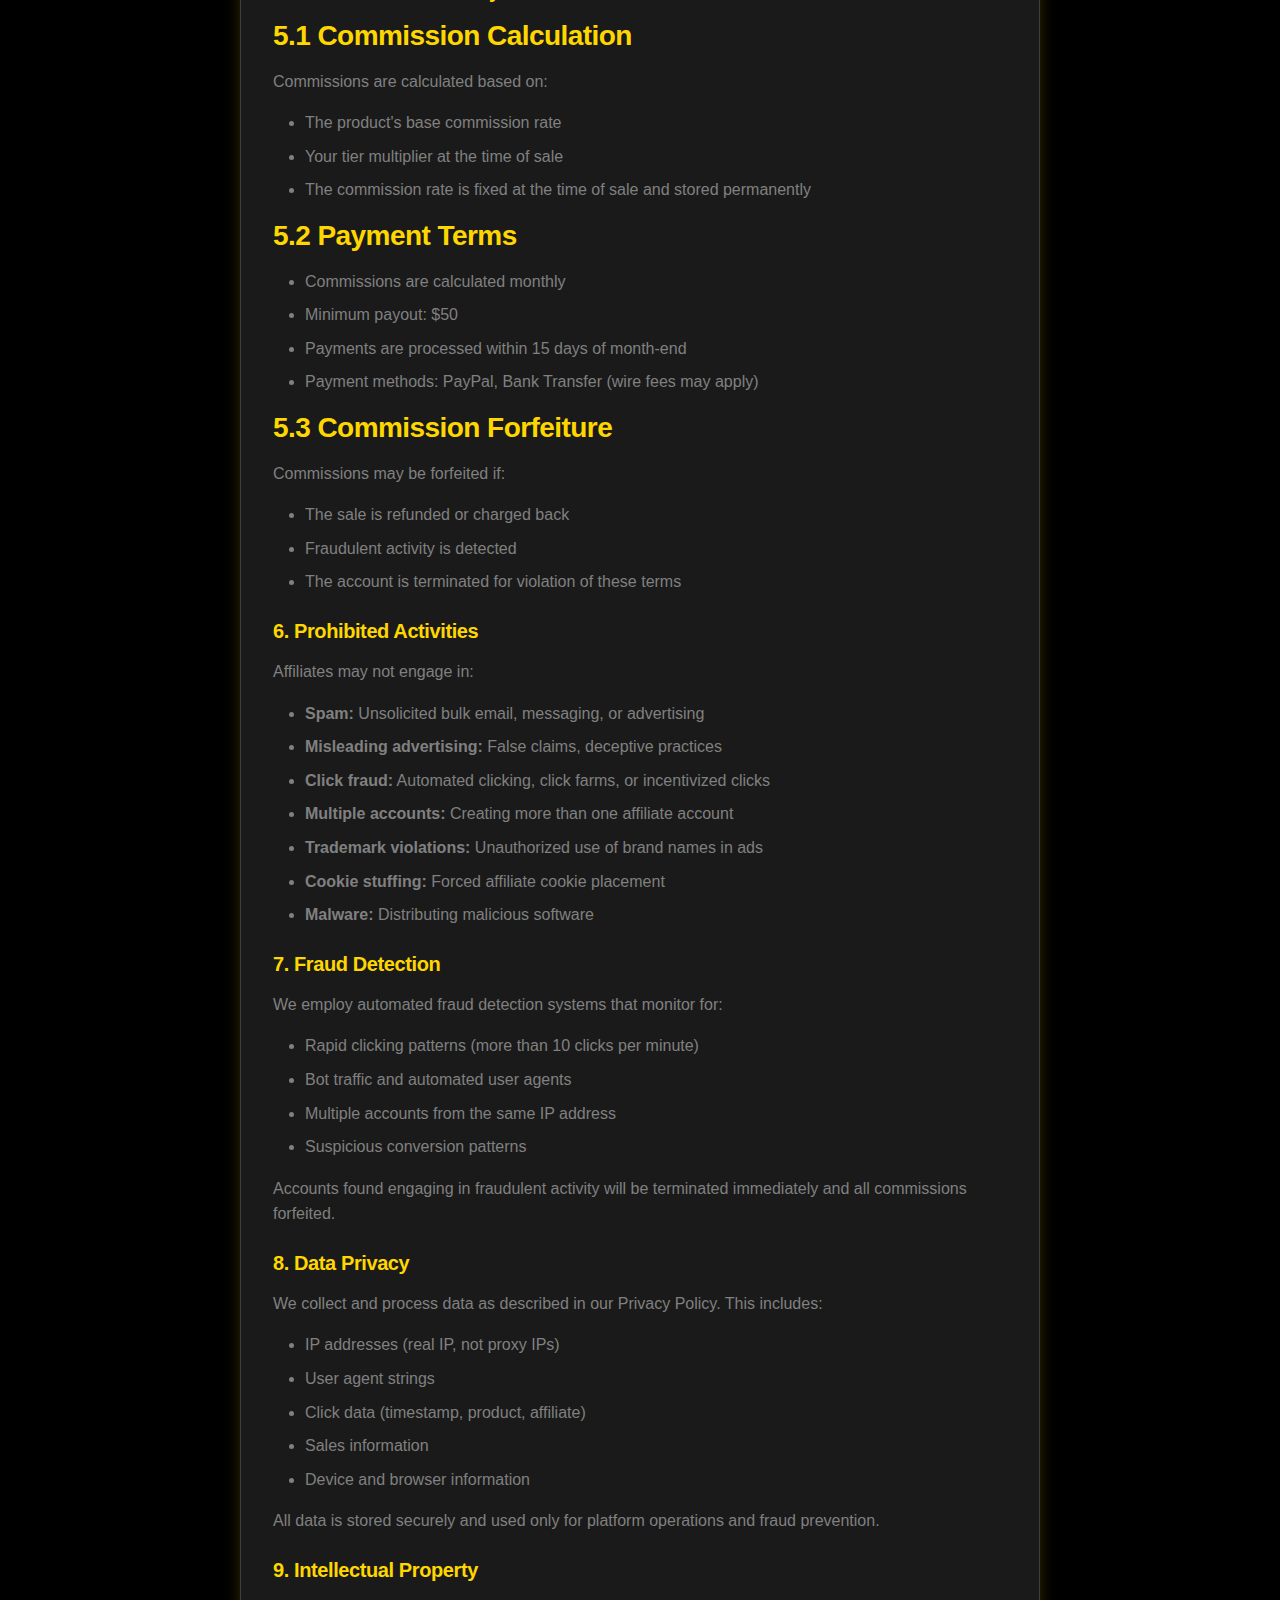
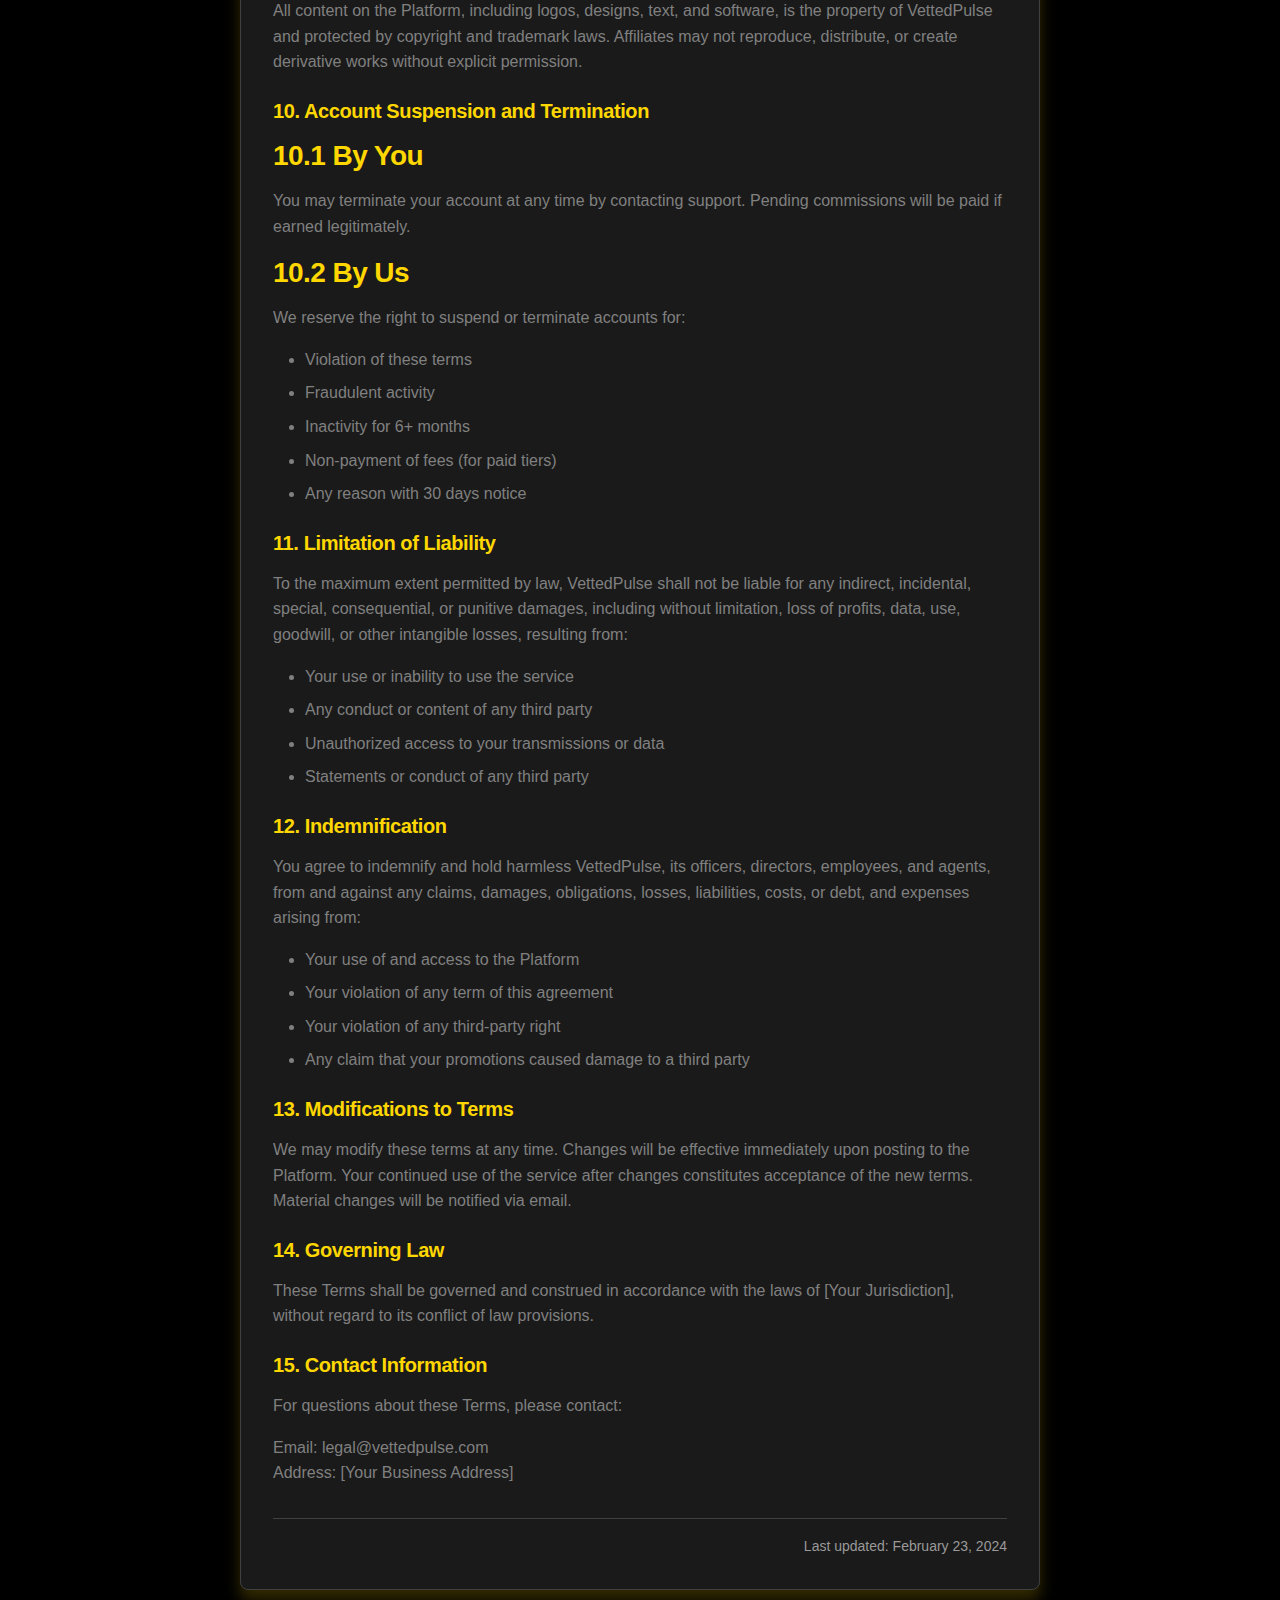
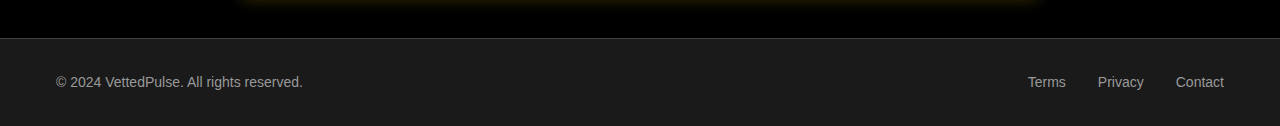
<file: terms.html>
<!DOCTYPE html>
<html lang="en">
<head>
    <meta charset="UTF-8">
    <meta name="viewport" content="width=device-width, initial-scale=1.0">
    
    <!-- Content Security Policy -->
    <meta http-equiv="Content-Security-Policy" 
          content="default-src 'self'; 
                   script-src 'self' 'unsafe-inline'; 
                   style-src 'self' 'unsafe-inline' https://fonts.googleapis.com;
                   font-src 'self' https://fonts.gstatic.com;
                   img-src 'self' data:;
                   frame-src 'self';
                   base-uri 'self';
                   form-action 'self';
                   frame-ancestors 'none';
                   block-all-mixed-content;">
    
    <!-- Security Headers -->
    <meta http-equiv="X-Frame-Options" content="DENY">
    <meta http-equiv="X-Content-Type-Options" content="nosniff">
    
    <title>Terms of Service - VettedPulse</title>
    <link rel="stylesheet" href="css/style.css">
    <style>
        .legal-content {
            max-width: 800px;
            margin: 3rem auto;
            padding: 2rem;
            background: var(--gray-100);
            border-radius: 0.5rem;
            border: 1px solid var(--gray-300);
            box-shadow: var(--shadow-lg);
        }
        
        .legal-content h1 {
            margin-bottom: 2rem;
            color: var(--heading-yellow);
        }
        
        .legal-content h2 {
            margin: 1.5rem 0 1rem;
            color: var(--heading-yellow);
            font-size: 1.25rem;
        }
        
        .legal-content p {
            margin-bottom: 1rem;
            color: var(--gray-500);
            line-height: 1.6;
        }
        
        .legal-content ul {
            margin-bottom: 1rem;
            padding-left: 2rem;
            color: var(--gray-500);
        }
        
        .legal-content li {
            margin-bottom: 0.5rem;
        }
        
        .last-updated {
            margin-top: 2rem;
            padding-top: 1rem;
            border-top: 1px solid var(--gray-300);
            color: var(--gray-600);
            font-size: 0.875rem;
            text-align: right;
        }
    </style>
</head>
<body>
    <!-- Navbar -->
    <nav class="navbar">
        <div class="container">
            <a href="/" class="logo">Vetted<span>Pulse</span></a>
            <div class="nav-links">
                <a href="/">Home</a>
                <a href="login.html" class="btn btn-outline">Login</a>
                <a href="signup.html" class="btn btn-primary">Sign Up</a>
            </div>
        </div>
    </nav>

    <!-- Terms Content -->
    <div class="container">
        <div class="legal-content">
            <h1>Terms of Service</h1>
            
            <p>Last updated: February 23, 2024</p>
            
            <h2>1. Acceptance of Terms</h2>
            <p>By accessing or using VettedPulse ("the Platform"), you agree to be bound by these Terms of Service and all applicable laws and regulations. If you do not agree with any part of these terms, you may not use our services.</p>
            
            <h2>2. Definitions</h2>
            <p><strong>"Affiliate"</strong> means a registered user who promotes products through the Platform.</p>
            <p><strong>"Commission"</strong> means the payment earned by an Affiliate for a qualified sale.</p>
            <p><strong>"Tier"</strong> means the level of access and limits assigned to an Affiliate (Newbie, Active, Pro, or Elite).</p>
            <p><strong>"Pulse Score"</strong> means the ranking algorithm used for the leaderboard.</p>
            
            <h2>3. Affiliate Program</h2>
            <p>As an affiliate, you agree to promote products in compliance with our guidelines and applicable laws. Commissions are earned on qualified sales as determined by our tracking system.</p>
            
            <h3>3.1 Tier System</h3>
            <p>The tier system determines your daily click limits and commission multipliers:</p>
            <ul>
                <li><strong>Newbie Tier (Free):</strong> 5 clicks/day, 1.0x commission multiplier</li>
                <li><strong>Active Tier ($29/month):</strong> 50 clicks/day, 1.15x commission multiplier</li>
                <li><strong>Pro Tier ($99/month):</strong> 200 clicks/day, 1.25x commission multiplier</li>
                <li><strong>Elite Tier ($299/month):</strong> 500 clicks/day, 1.5x commission multiplier</li>
            </ul>
            
            <h3>3.2 Capacity Limits</h3>
            <p>To ensure quality service for all affiliates, VettedPulse operates with strict capacity limits:</p>
            <ul>
                <li>Maximum 2,500 total active affiliates</li>
                <li>Maximum 5,000 daily clicks across all affiliates</li>
                <li>Maximum 500 daily sales across all affiliates</li>
                <li>Maximum 25 concurrent users</li>
            </ul>
            <p>When capacity is reached, new signups will be placed on a waitlist and notified when spots become available.</p>
            
            <h2>4. Account Registration</h2>
            <p>To become an affiliate, you must:</p>
            <ul>
                <li>Provide accurate and complete information</li>
                <li>Maintain the security of your account credentials</li>
                <li>Promptly update any changes to your information</li>
                <li>Verify your email address within 24 hours of registration</li>
                <li>Not create multiple accounts</li>
            </ul>
            
            <h2>5. Commissions and Payments</h2>
            <h3>5.1 Commission Calculation</h3>
            <p>Commissions are calculated based on:</p>
            <ul>
                <li>The product's base commission rate</li>
                <li>Your tier multiplier at the time of sale</li>
                <li>The commission rate is fixed at the time of sale and stored permanently</li>
            </ul>
            
            <h3>5.2 Payment Terms</h3>
            <ul>
                <li>Commissions are calculated monthly</li>
                <li>Minimum payout: $50</li>
                <li>Payments are processed within 15 days of month-end</li>
                <li>Payment methods: PayPal, Bank Transfer (wire fees may apply)</li>
            </ul>
            
            <h3>5.3 Commission Forfeiture</h3>
            <p>Commissions may be forfeited if:</p>
            <ul>
                <li>The sale is refunded or charged back</li>
                <li>Fraudulent activity is detected</li>
                <li>The account is terminated for violation of these terms</li>
            </ul>
            
            <h2>6. Prohibited Activities</h2>
            <p>Affiliates may not engage in:</p>
            <ul>
                <li><strong>Spam:</strong> Unsolicited bulk email, messaging, or advertising</li>
                <li><strong>Misleading advertising:</strong> False claims, deceptive practices</li>
                <li><strong>Click fraud:</strong> Automated clicking, click farms, or incentivized clicks</li>
                <li><strong>Multiple accounts:</strong> Creating more than one affiliate account</li>
                <li><strong>Trademark violations:</strong> Unauthorized use of brand names in ads</li>
                <li><strong>Cookie stuffing:</strong> Forced affiliate cookie placement</li>
                <li><strong>Malware:</strong> Distributing malicious software</li>
            </ul>
            
            <h2>7. Fraud Detection</h2>
            <p>We employ automated fraud detection systems that monitor for:</p>
            <ul>
                <li>Rapid clicking patterns (more than 10 clicks per minute)</li>
                <li>Bot traffic and automated user agents</li>
                <li>Multiple accounts from the same IP address</li>
                <li>Suspicious conversion patterns</li>
            </ul>
            <p>Accounts found engaging in fraudulent activity will be terminated immediately and all commissions forfeited.</p>
            
            <h2>8. Data Privacy</h2>
            <p>We collect and process data as described in our Privacy Policy. This includes:</p>
            <ul>
                <li>IP addresses (real IP, not proxy IPs)</li>
                <li>User agent strings</li>
                <li>Click data (timestamp, product, affiliate)</li>
                <li>Sales information</li>
                <li>Device and browser information</li>
            </ul>
            <p>All data is stored securely and used only for platform operations and fraud prevention.</p>
            
            <h2>9. Intellectual Property</h2>
            <p>All content on the Platform, including logos, designs, text, and software, is the property of VettedPulse and protected by copyright and trademark laws. Affiliates may not reproduce, distribute, or create derivative works without explicit permission.</p>
            
            <h2>10. Account Suspension and Termination</h2>
            <h3>10.1 By You</h3>
            <p>You may terminate your account at any time by contacting support. Pending commissions will be paid if earned legitimately.</p>
            
            <h3>10.2 By Us</h3>
            <p>We reserve the right to suspend or terminate accounts for:</p>
            <ul>
                <li>Violation of these terms</li>
                <li>Fraudulent activity</li>
                <li>Inactivity for 6+ months</li>
                <li>Non-payment of fees (for paid tiers)</li>
                <li>Any reason with 30 days notice</li>
            </ul>
            
            <h2>11. Limitation of Liability</h2>
            <p>To the maximum extent permitted by law, VettedPulse shall not be liable for any indirect, incidental, special, consequential, or punitive damages, including without limitation, loss of profits, data, use, goodwill, or other intangible losses, resulting from:</p>
            <ul>
                <li>Your use or inability to use the service</li>
                <li>Any conduct or content of any third party</li>
                <li>Unauthorized access to your transmissions or data</li>
                <li>Statements or conduct of any third party</li>
            </ul>
            
            <h2>12. Indemnification</h2>
            <p>You agree to indemnify and hold harmless VettedPulse, its officers, directors, employees, and agents, from and against any claims, damages, obligations, losses, liabilities, costs, or debt, and expenses arising from:</p>
            <ul>
                <li>Your use of and access to the Platform</li>
                <li>Your violation of any term of this agreement</li>
                <li>Your violation of any third-party right</li>
                <li>Any claim that your promotions caused damage to a third party</li>
            </ul>
            
            <h2>13. Modifications to Terms</h2>
            <p>We may modify these terms at any time. Changes will be effective immediately upon posting to the Platform. Your continued use of the service after changes constitutes acceptance of the new terms. Material changes will be notified via email.</p>
            
            <h2>14. Governing Law</h2>
            <p>These Terms shall be governed and construed in accordance with the laws of [Your Jurisdiction], without regard to its conflict of law provisions.</p>
            
            <h2>15. Contact Information</h2>
            <p>For questions about these Terms, please contact:</p>
            <p>Email: legal@vettedpulse.com<br>
            Address: [Your Business Address]</p>
            
            <div class="last-updated">
                Last updated: February 23, 2024
            </div>
        </div>
    </div>

    <!-- Footer -->
    <footer class="footer">
        <div class="container">
            <div class="footer-content">
                <div>&copy; 2024 VettedPulse. All rights reserved.</div>
                <div class="footer-links">
                    <a href="terms.html">Terms</a>
                    <a href="privacy.html">Privacy</a>
                    <a href="#">Contact</a>
                </div>
            </div>
        </div>
    </footer>
</body>
</html>
</file>
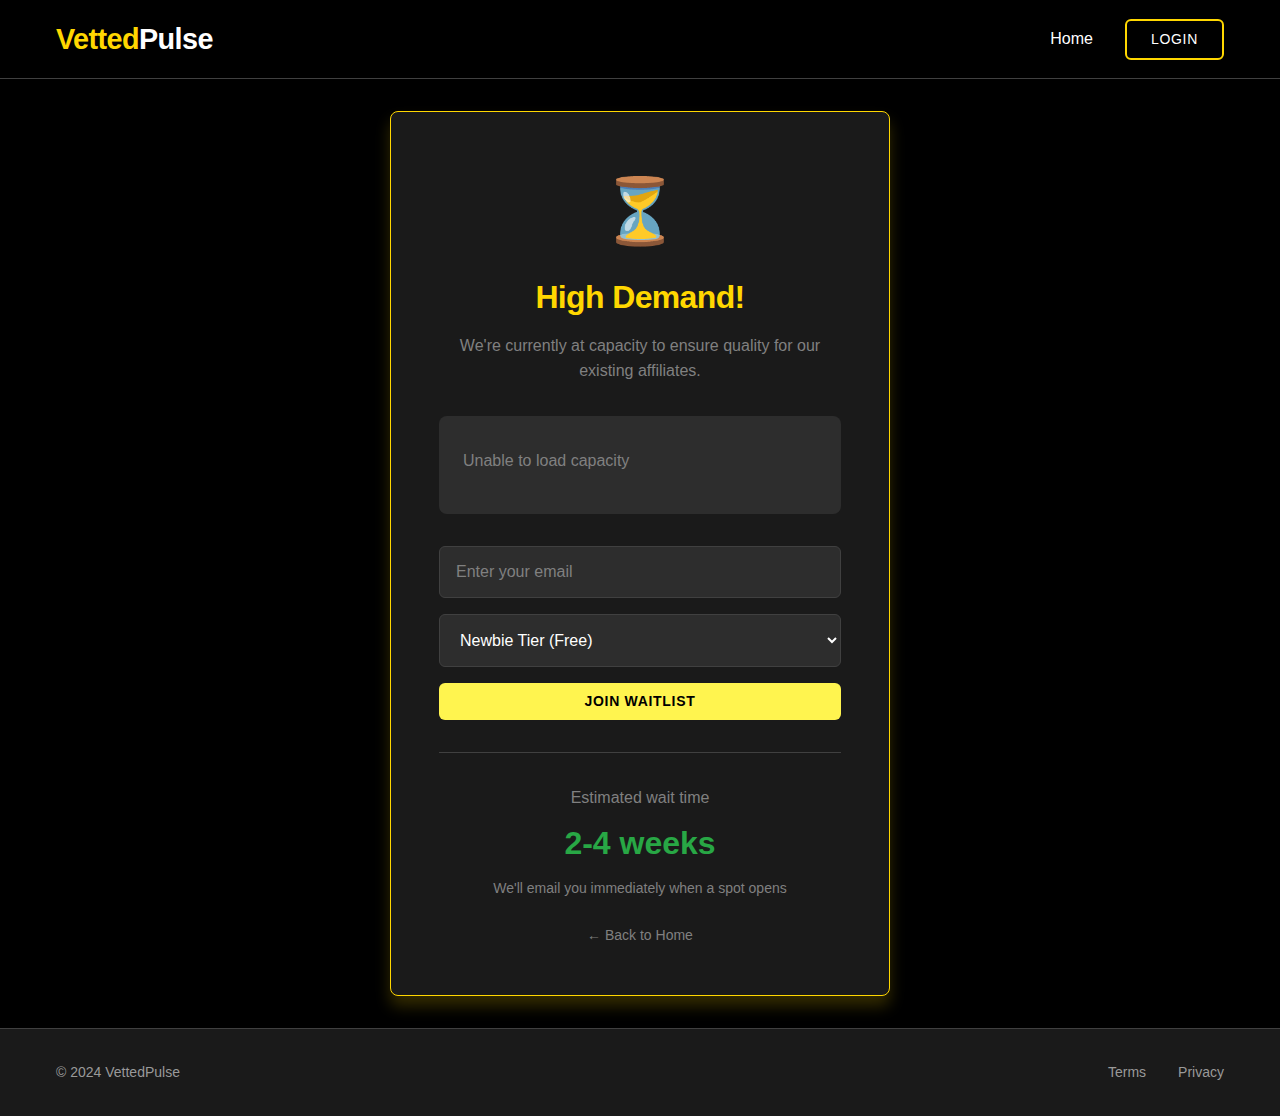
<file: waitlist.html>
<!DOCTYPE html>
<html lang="en">
<head>
    <meta charset="UTF-8">
    <meta name="viewport" content="width=device-width, initial-scale=1.0">
    
    <!-- Content Security Policy -->
    <meta http-equiv="Content-Security-Policy" 
          content="default-src 'self'; 
                   script-src 'self' 'unsafe-inline' https://api.ipify.org https://script.google.com; 
                   style-src 'self' 'unsafe-inline' https://fonts.googleapis.com;
                   font-src 'self' https://fonts.gstatic.com;
                   connect-src 'self' https://api.ipify.org https://script.google.com;
                   img-src 'self' data:;
                   frame-src 'self';
                   base-uri 'self';
                   form-action 'self';
                   frame-ancestors 'none';
                   block-all-mixed-content;">
    
    <!-- Security Headers -->
    <meta http-equiv="X-Frame-Options" content="DENY">
    <meta http-equiv="X-Content-Type-Options" content="nosniff">
    
    <title>Join Waitlist - VettedPulse</title>
    <link rel="stylesheet" href="css/style.css">
    <style>
        .waitlist-container {
            min-height: calc(100vh - 200px);
            display: flex;
            align-items: center;
            justify-content: center;
            padding: 2rem;
        }
        
        .waitlist-card {
            max-width: 500px;
            width: 100%;
            background: var(--gray-100);
            border: 1px solid var(--heading-yellow);
            border-radius: 0.5rem;
            padding: 3rem;
            text-align: center;
            box-shadow: var(--shadow-lg);
        }
        
        .waitlist-icon {
            font-size: 4rem;
            margin-bottom: 1rem;
        }
        
        .waitlist-title {
            font-size: 2rem;
            margin-bottom: 1rem;
            color: var(--heading-yellow);
        }
        
        .waitlist-description {
            color: var(--gray-500);
            margin-bottom: 2rem;
        }
        
        .capacity-info {
            background: var(--gray-200);
            border-radius: 0.5rem;
            padding: 1.5rem;
            margin-bottom: 2rem;
            text-align: left;
        }
        
        .capacity-row {
            display: flex;
            justify-content: space-between;
            margin-bottom: 0.5rem;
            padding: 0.5rem 0;
            border-bottom: 1px solid var(--gray-300);
        }
        
        .capacity-row:last-child {
            border-bottom: none;
        }
        
        .capacity-label {
            color: var(--gray-500);
        }
        
        .capacity-value {
            color: var(--heading-yellow);
            font-weight: 600;
        }
        
        .capacity-row.warning .capacity-value {
            color: var(--alert-red);
        }
        
        .waitlist-form {
            margin-top: 2rem;
        }
        
        .waitlist-input {
            width: 100%;
            padding: 1rem;
            background: var(--gray-200);
            border: 1px solid var(--gray-300);
            border-radius: 0.375rem;
            color: var(--text-white);
            margin-bottom: 1rem;
            font-size: 1rem;
        }
        
        .waitlist-input:focus {
            outline: none;
            border-color: var(--heading-yellow);
            box-shadow: 0 0 0 3px rgba(255, 215, 0, 0.2);
        }
        
        .waitlist-input::placeholder {
            color: var(--gray-500);
        }
        
        .estimated-wait {
            margin-top: 2rem;
            padding-top: 2rem;
            border-top: 1px solid var(--gray-300);
        }
        
        .wait-time {
            font-size: 2rem;
            font-weight: 700;
            color: var(--success-green);
            margin: 0.5rem 0;
        }
        
        .reason-badge {
            background: var(--alert-red);
            color: white;
            padding: 0.75rem;
            border-radius: 0.375rem;
            margin-bottom: 1.5rem;
            font-size: 0.9rem;
            font-weight: 500;
        }
        
        .tier-selector {
            margin-bottom: 1rem;
        }
        
        .back-link {
            display: inline-block;
            margin-top: 1.5rem;
            color: var(--gray-500);
            text-decoration: none;
            font-size: 0.875rem;
        }
        
        .back-link:hover {
            color: var(--heading-yellow);
        }
    </style>
</head>
<body>
    <!-- Navbar -->
    <nav class="navbar">
        <div class="container">
            <a href="/" class="logo">Vetted<span>Pulse</span></a>
            <div class="nav-links">
                <a href="/">Home</a>
                <a href="login.html" class="btn btn-outline">Login</a>
            </div>
        </div>
    </nav>

    <!-- Waitlist Content -->
    <div class="waitlist-container">
        <div class="waitlist-card">
            <div class="waitlist-icon">⏳</div>
            <h1 class="waitlist-title" id="waitlistTitle">High Demand!</h1>
            <p class="waitlist-description" id="waitlistDescription">
                We're currently at capacity to ensure quality for our existing affiliates.
            </p>
            
            <!-- Reason Display (hidden by default) -->
            <div id="reasonDisplay" class="reason-badge" style="display: none;"></div>
            
            <!-- Capacity Information -->
            <div class="capacity-info" id="capacityInfo">
                <div class="capacity-row">
                    <span class="capacity-label">Loading capacity...</span>
                </div>
            </div>
            
            <!-- Waitlist Form -->
            <form class="waitlist-form" id="waitlistForm">
                <input type="email" class="waitlist-input" id="waitlistEmail" 
                       placeholder="Enter your email" required>
                
                <select class="waitlist-input" id="tierSelect">
                    <option value="NEWBIE">Newbie Tier (Free)</option>
                    <option value="ACTIVE">Active Tier ($29/month)</option>
                    <option value="PRO">Pro Tier ($99/month)</option>
                    <option value="ELITE">Elite Tier ($299/month)</option>
                </select>
                
                <button type="submit" class="btn btn-primary" style="width: 100%;">Join Waitlist</button>
            </form>
            
            <!-- Estimated Wait Time -->
            <div class="estimated-wait">
                <div class="text-muted">Estimated wait time</div>
                <div class="wait-time" id="waitTime">2-4 weeks</div>
                <div class="text-muted" style="font-size: 0.875rem;">
                    We'll email you immediately when a spot opens
                </div>
            </div>
            
            <!-- Back to Home Link -->
            <a href="/" class="back-link">← Back to Home</a>
        </div>
    </div>

    <!-- Footer -->
    <footer class="footer">
        <div class="container">
            <div class="footer-content">
                <div>&copy; 2024 VettedPulse</div>
                <div class="footer-links">
                    <a href="terms.html">Terms</a>
                    <a href="privacy.html">Privacy</a>
                </div>
            </div>
        </div>
    </footer>

    <!-- Scripts -->
    <script src="js/config.js"></script>
    <script src="js/utils/sanitizer.js"></script>
    <script src="js/utils/validator.js"></script>
    <script src="js/utils/clientData.js"></script>
    <script>
        document.addEventListener('DOMContentLoaded', async function() {
            // Get URL parameters
            const urlParams = new URLSearchParams(window.location.search);
            const reason = urlParams.get('reason');
            const tier = urlParams.get('tier');
            
            // Display reason if provided
            if (reason) {
                document.getElementById('reasonDisplay').style.display = 'block';
                let reasonText = '';
                
                switch(reason) {
                    case 'email-quota':
                        reasonText = '📧 High email volume - manual verification in place';
                        break;
                    case 'capacity':
                        reasonText = '📊 All tiers at capacity';
                        break;
                    case 'maintenance':
                        reasonText = '🔧 Scheduled maintenance';
                        break;
                    default:
                        reasonText = 'System at capacity';
                }
                
                document.getElementById('reasonDisplay').textContent = reasonText;
            }
            
            // Preselect tier if specified
            if (tier) {
                document.getElementById('tierSelect').value = tier;
            }
            
            // Load capacity information
            try {
                const response = await fetch(
                    `${CONFIG.APPS_SCRIPT_URL}?action=getCapacity&_=${Date.now()}`
                );
                const data = await response.json();
                
                if (data.success) {
                    const capacityHtml = Object.entries(data.capacity.tiers)
                        .map(([tier, info]) => {
                            const percentFull = (info.used / info.limit) * 100;
                            const warningClass = info.available < 10 ? 'warning' : '';
                            
                            return `
                                <div class="capacity-row ${warningClass}">
                                    <span class="capacity-label">${tier}:</span>
                                    <span class="capacity-value">${info.used}/${info.limit} (${info.available} left)</span>
                                </div>
                            `;
                        })
                        .join('');
                    
                    document.getElementById('capacityInfo').innerHTML = capacityHtml;
                    
                    // Update wait time based on availability
                    const totalAvailable = Object.values(data.capacity.tiers)
                        .reduce((sum, info) => sum + info.available, 0);
                    
                    if (totalAvailable === 0) {
                        document.getElementById('waitTime').textContent = '3-6 weeks';
                    } else if (totalAvailable < 20) {
                        document.getElementById('waitTime').textContent = '1-2 weeks';
                    } else {
                        document.getElementById('waitTime').textContent = '2-4 weeks';
                    }
                }
            } catch (error) {
                console.error('Failed to load capacity:', error);
                document.getElementById('capacityInfo').innerHTML = `
                    <div class="capacity-row">
                        <span class="capacity-label">Unable to load capacity</span>
                    </div>
                `;
            }
            
            // Handle form submission
            document.getElementById('waitlistForm').addEventListener('submit', async (e) => {
                e.preventDefault();
                
                const email = Sanitizer.sanitizeEmail(document.getElementById('waitlistEmail').value);
                const selectedTier = document.getElementById('tierSelect').value;
                
                // Validate email
                if (!Validator.isEmail(email)) {
                    alert('Please enter a valid email address');
                    return;
                }
                
                try {
                    // Get client data for real IP
                    const clientData = await ClientData.getClientData();
                    
                    // Submit to waitlist
                    const response = await fetch(
                        `${CONFIG.APPS_SCRIPT_URL}?action=joinWaitlist`, {
                            method: 'POST',
                            body: JSON.stringify({
                                email: email,
                                tier: selectedTier,
                                ip: clientData.ip,
                                ua: clientData.ua,
                                timestamp: new Date().toISOString()
                            })
                        }
                    );
                    
                    // Show success message
                    alert('Thanks for joining! We\'ll notify you when spots open.');
                    
                    // Redirect to home after 2 seconds
                    setTimeout(() => {
                        window.location.href = '/';
                    }, 2000);
                    
                } catch (error) {
                    console.error('Waitlist submission failed:', error);
                    alert('Failed to join waitlist. Please try again later.');
                }
            });
        });
    </script>
</body>
</html>
</file>
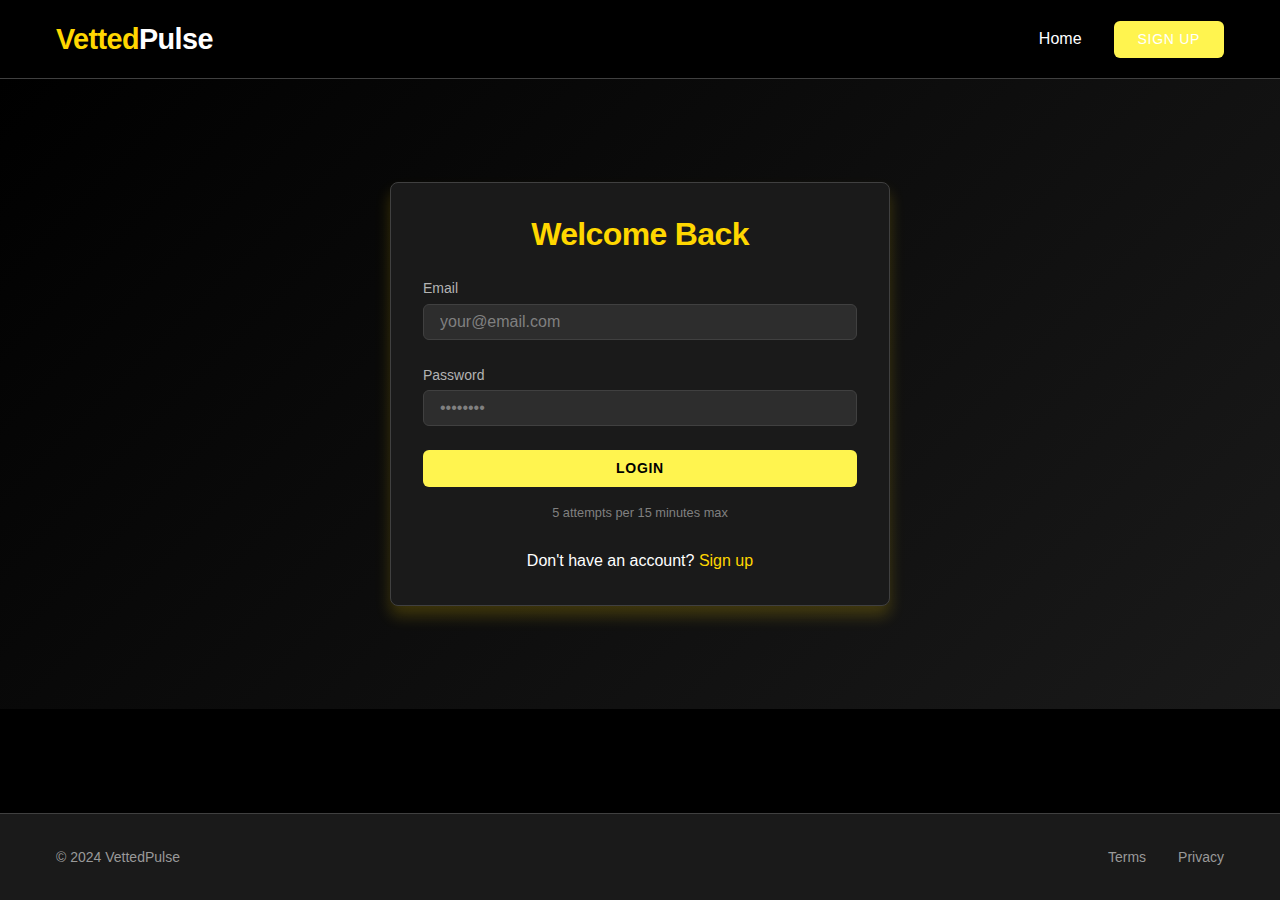
<file: dashboard/leaderboard.html>
<!DOCTYPE html>
<html lang="en">
<head>
    <meta charset="UTF-8">
    <meta name="viewport" content="width=device-width, initial-scale=1.0">
    
    <!-- Content Security Policy -->
    <meta http-equiv="Content-Security-Policy" 
          content="default-src 'self'; 
                   script-src 'self' 'unsafe-inline' https://api.ipify.org https://script.google.com; 
                   style-src 'self' 'unsafe-inline' https://fonts.googleapis.com;
                   font-src 'self' https://fonts.gstatic.com;
                   connect-src 'self' https://api.ipify.org https://script.google.com;
                   img-src 'self' data: https:;
                   frame-src 'self';
                   base-uri 'self';
                   form-action 'self';
                   frame-ancestors 'none';
                   block-all-mixed-content;">
    
    <!-- Security Headers -->
    <meta http-equiv="X-Frame-Options" content="DENY">
    <meta http-equiv="X-Content-Type-Options" content="nosniff">
    
    <title>Leaderboard - VettedPulse</title>
    <link rel="stylesheet" href="../css/style.css">
    <link rel="stylesheet" href="css/dashboard.css">
</head>
<body>
    <div class="dashboard-container">
        <!-- Sidebar -->
        <aside class="sidebar">
            <div class="sidebar-header">
                <a href="/dashboard/" class="logo">Vetted<span>Pulse</span></a>
            </div>
            
            <nav class="sidebar-nav">
                <a href="/dashboard/">
                    <span class="nav-icon">📊</span>
                    <span>Overview</span>
                </a>
                <a href="/dashboard/products.html">
                    <span class="nav-icon">🛍️</span>
                    <span>Products</span>
                </a>
                <a href="/dashboard/leaderboard.html" class="active">
                    <span class="nav-icon">🏆</span>
                    <span>Leaderboard</span>
                </a>
                <a href="/dashboard/settings.html">
                    <span class="nav-icon">⚙️</span>
                    <span>Settings</span>
                </a>
            </nav>
            
            <div class="sidebar-footer">
                <div class="tier-info" id="tierInfo">
                    <div class="tier-name">Loading...</div>
                    <div class="tier-progress">Please wait</div>
                </div>
                <button class="btn btn-outline" style="width: 100%;" onclick="logout()">Logout</button>
            </div>
        </aside>
        
        <!-- Main Content -->
        <main class="main-content">
            <!-- System Status Alert -->
            <div id="systemStatusAlert" class="system-status-bar" style="display: none;"></div>
            
            <header class="content-header">
                <h1>Leaderboard</h1>
                <p>Top performers ranked by Pulse Score</p>
            </header>
            
            <!-- Leaderboard Stats -->
            <div class="stats-grid" style="margin-bottom: 2rem;">
                <div class="stat-card">
                    <div class="stat-label">Your Rank</div>
                    <div class="stat-value" id="yourRank">-</div>
                </div>
                
                <div class="stat-card">
                    <div class="stat-label">Your Pulse Score</div>
                    <div class="stat-value" id="yourPulseScore">-</div>
                </div>
                
                <div class="stat-card">
                    <div class="stat-label">Total Affiliates</div>
                    <div class="stat-value" id="totalAffiliates">-</div>
                </div>
                
                <div class="stat-card">
                    <div class="stat-label">Top Performer</div>
                    <div class="stat-value" id="topPerformer">-</div>
                </div>
            </div>
            
            <!-- Leaderboard Table -->
            <div class="card">
                <div style="display: flex; justify-content: space-between; align-items: center; margin-bottom: 1rem;">
                    <h3>Top 100 Affiliates</h3>
                    <div class="tier-filters">
                        <button class="btn btn-small btn-outline filter-btn active" data-tier="all">All</button>
                        <button class="btn btn-small btn-outline filter-btn" data-tier="NEWBIE">Newbie</button>
                        <button class="btn btn-small btn-outline filter-btn" data-tier="ACTIVE">Active</button>
                        <button class="btn btn-small btn-outline filter-btn" data-tier="PRO">Pro</button>
                        <button class="btn btn-small btn-outline filter-btn" data-tier="ELITE">Elite</button>
                    </div>
                </div>
                
                <div style="overflow-x: auto;">
                    <table class="leaderboard-table">
                        <thead>
                            <tr>
                                <th>Rank</th>
                                <th>Affiliate</th>
                                <th>Level</th>
                                <th>Sales</th>
                                <th>Commission</th>
                                <th>Pulse Score</th>
                            </tr>
                        </thead>
                        <tbody id="leaderboardBody">
                            <tr>
                                <td colspan="6" style="text-align: center; padding: 3rem;">
                                    <div class="spinner"></div>
                                    <p class="text-muted">Loading leaderboard...</p>
                                </td>
                            </tr>
                        </tbody>
                    </table>
                </div>
            </div>
            
            <!-- Leaderboard Info -->
            <div class="card" style="margin-top: 1rem;">
                <h3>About Pulse Score</h3>
                <p class="text-muted">
                    Pulse Score = (Total Commission × 0.7) + (Conversion Rate × 10)
                </p>
                <p class="text-muted" style="font-size: 0.9rem; margin-top: 0.5rem;">
                    <strong>Conversion Rate</strong> = (Sales / Clicks) × 100<br>
                    <strong>Updated:</strong> Every 5 minutes
                </p>
            </div>
        </main>
    </div>
    
    <script src="../js/config.js"></script>
    <script src="../js/utils/sanitizer.js"></script>
    <script src="../js/utils/validator.js"></script>
    <script src="../js/utils/clientData.js"></script>
    <script src="../js/utils/securityHeaders.js"></script>
    <script src="js/tierManager.js"></script>
    <script src="js/capacityMonitor.js"></script>
    <script src="js/dashboard.js"></script>
</body>
</html>
</file>
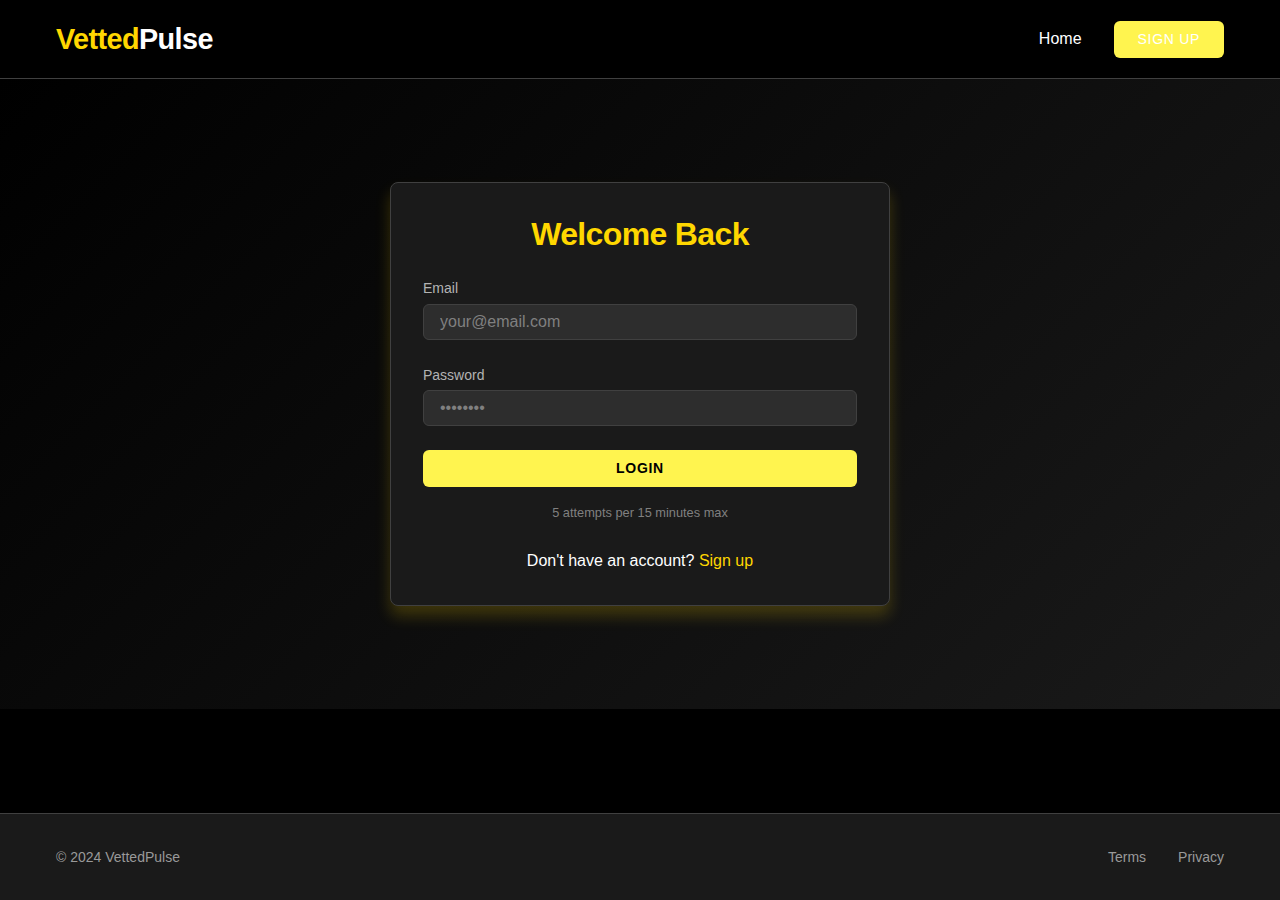
<file: dashboard/products.html>
<!DOCTYPE html>
<html lang="en">
<head>
    <meta charset="UTF-8">
    <meta name="viewport" content="width=device-width, initial-scale=1.0">
    
    <!-- Content Security Policy -->
    <meta http-equiv="Content-Security-Policy" 
          content="default-src 'self'; 
                   script-src 'self' 'unsafe-inline' https://api.ipify.org https://script.google.com; 
                   style-src 'self' 'unsafe-inline' https://fonts.googleapis.com;
                   font-src 'self' https://fonts.gstatic.com;
                   connect-src 'self' https://api.ipify.org https://script.google.com;
                   img-src 'self' data: https:;
                   frame-src 'self';
                   base-uri 'self';
                   form-action 'self';
                   frame-ancestors 'none';
                   block-all-mixed-content;">
    
    <!-- Security Headers -->
    <meta http-equiv="X-Frame-Options" content="DENY">
    <meta http-equiv="X-Content-Type-Options" content="nosniff">
    
    <title>Products - VettedPulse</title>
    <link rel="stylesheet" href="../css/style.css">
    <link rel="stylesheet" href="css/dashboard.css">
</head>
<body>
    <div class="dashboard-container">
        <!-- Sidebar -->
        <aside class="sidebar">
            <div class="sidebar-header">
                <a href="/dashboard/" class="logo">Vetted<span>Pulse</span></a>
            </div>
            
            <nav class="sidebar-nav">
                <a href="/dashboard/">
                    <span class="nav-icon">📊</span>
                    <span>Overview</span>
                </a>
                <a href="/dashboard/products.html" class="active">
                    <span class="nav-icon">🛍️</span>
                    <span>Products</span>
                </a>
                <a href="/dashboard/leaderboard.html">
                    <span class="nav-icon">🏆</span>
                    <span>Leaderboard</span>
                </a>
                <a href="/dashboard/settings.html">
                    <span class="nav-icon">⚙️</span>
                    <span>Settings</span>
                </a>
            </nav>
            
            <div class="sidebar-footer">
                <div class="tier-info" id="tierInfo">
                    <div class="tier-name">Loading...</div>
                    <div class="tier-progress">Please wait</div>
                </div>
                <button class="btn btn-outline" style="width: 100%;" onclick="logout()">Logout</button>
            </div>
        </aside>
        
        <!-- Main Content -->
        <main class="main-content">
            <!-- System Status Alert -->
            <div id="systemStatusAlert" class="system-status-bar" style="display: none;"></div>
            
            <header class="content-header">
                <h1>Products</h1>
                <p>Choose products to promote and copy your unique affiliate links</p>
            </header>
            
            <!-- Capacity Warning -->
            <div id="capacityWarning" class="alert alert-warning" style="display: none;">
                ⚠️ You're approaching your daily click limit. Upgrade your tier for more clicks.
            </div>
            
            <!-- Products Grid -->
            <div id="productsContainer" class="products-grid">
                <div class="loading-spinner">
                    <div class="spinner"></div>
                    <p class="text-muted">Loading products...</p>
                </div>
            </div>
        </main>
    </div>
    
    <script src="../js/config.js"></script>
    <script src="../js/utils/sanitizer.js"></script>
    <script src="../js/utils/validator.js"></script>
    <script src="../js/utils/clientData.js"></script>
    <script src="../js/utils/securityHeaders.js"></script>
    <script src="js/tierManager.js"></script>
    <script src="js/capacityMonitor.js"></script>
    <script src="js/dashboard.js"></script>
</body>
</html>
</file>
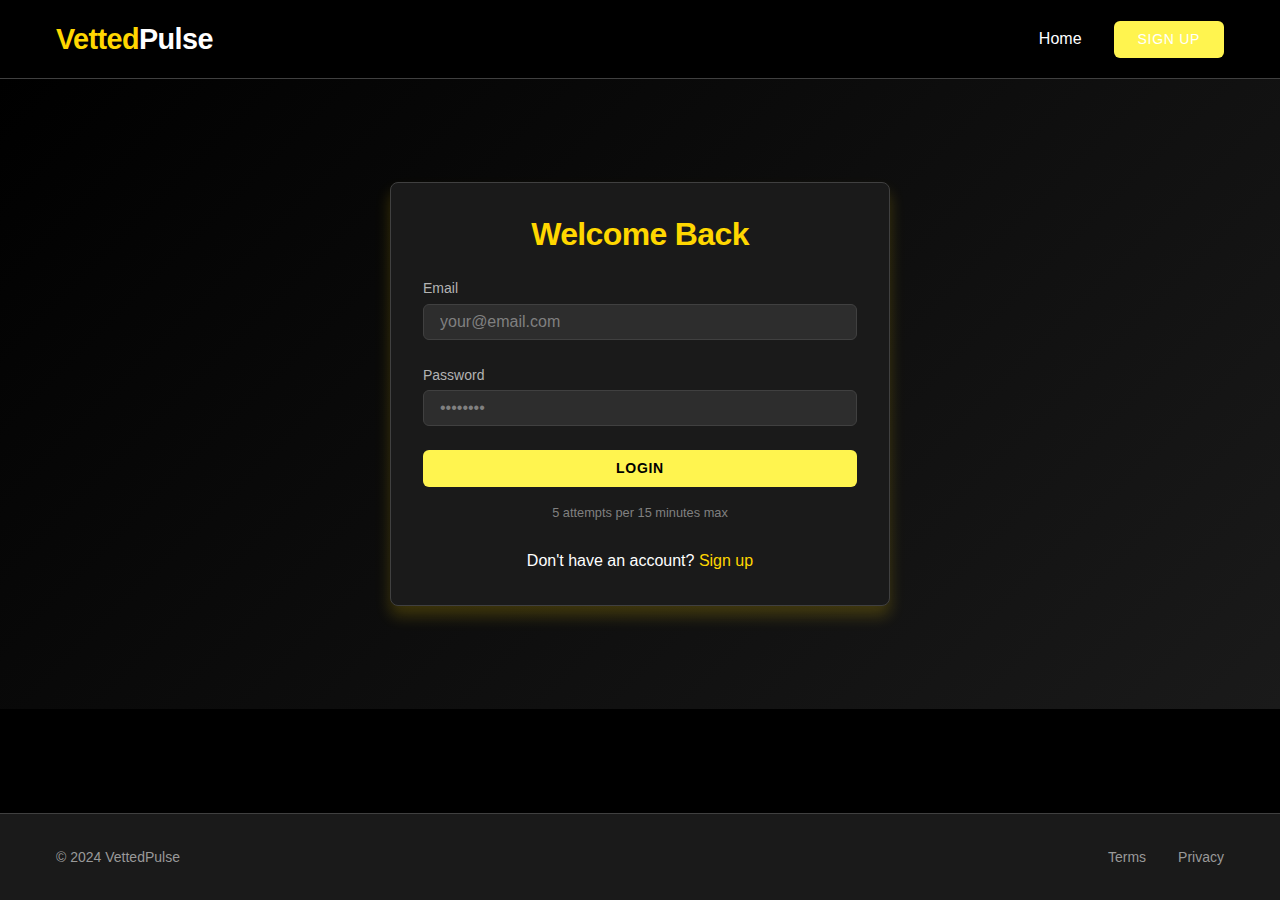
<file: dashboard/settings.html>
<!DOCTYPE html>
<html lang="en">
<head>
    <meta charset="UTF-8">
    <meta name="viewport" content="width=device-width, initial-scale=1.0">
    
    <!-- Content Security Policy -->
    <meta http-equiv="Content-Security-Policy" 
          content="default-src 'self'; 
                   script-src 'self' 'unsafe-inline' https://api.ipify.org https://script.google.com; 
                   style-src 'self' 'unsafe-inline' https://fonts.googleapis.com;
                   font-src 'self' https://fonts.gstatic.com;
                   connect-src 'self' https://api.ipify.org https://script.google.com;
                   img-src 'self' data: https:;
                   frame-src 'self';
                   base-uri 'self';
                   form-action 'self';
                   frame-ancestors 'none';
                   block-all-mixed-content;">
    
    <!-- Security Headers -->
    <meta http-equiv="X-Frame-Options" content="DENY">
    <meta http-equiv="X-Content-Type-Options" content="nosniff">
    
    <title>Settings - VettedPulse</title>
    <link rel="stylesheet" href="../css/style.css">
    <link rel="stylesheet" href="css/dashboard.css">
</head>
<body>
    <div class="dashboard-container">
        <!-- Sidebar -->
        <aside class="sidebar">
            <div class="sidebar-header">
                <a href="/dashboard/" class="logo">Vetted<span>Pulse</span></a>
            </div>
            
            <nav class="sidebar-nav">
                <a href="/dashboard/">
                    <span class="nav-icon">📊</span>
                    <span>Overview</span>
                </a>
                <a href="/dashboard/products.html">
                    <span class="nav-icon">🛍️</span>
                    <span>Products</span>
                </a>
                <a href="/dashboard/leaderboard.html">
                    <span class="nav-icon">🏆</span>
                    <span>Leaderboard</span>
                </a>
                <a href="/dashboard/settings.html" class="active">
                    <span class="nav-icon">⚙️</span>
                    <span>Settings</span>
                </a>
            </nav>
            
            <div class="sidebar-footer">
                <div class="tier-info" id="tierInfo">
                    <div class="tier-name">Loading...</div>
                    <div class="tier-progress">Please wait</div>
                </div>
                <button class="btn btn-outline" style="width: 100%;" onclick="logout()">Logout</button>
            </div>
        </aside>
        
        <!-- Main Content -->
        <main class="main-content">
            <!-- System Status Alert -->
            <div id="systemStatusAlert" class="system-status-bar" style="display: none;"></div>
            
            <header class="content-header">
                <h1>Settings</h1>
                <p>Manage your account preferences</p>
            </header>
            
            <!-- Alert Container -->
            <div id="alertContainer"></div>
            
            <!-- Affiliate Information -->
            <div class="settings-section">
                <h2>Affiliate Information</h2>
                <div class="info-display">
                    <div class="info-row">
                        <span class="info-label">Affiliate ID:</span>
                        <span class="info-value" id="affiliateID">-</span>
                        <button class="copy-btn" style="padding: 0.25rem 0.5rem; font-size: 0.75rem;" onclick="copyAffiliateID()">Copy</button>
                    </div>
                    <div class="info-row">
                        <span class="info-label">Current Tier:</span>
                        <span class="info-value" id="currentTier">-</span>
                    </div>
                    <div class="info-row">
                        <span class="info-label">Commission Multiplier:</span>
                        <span class="info-value" id="commissionMultiplier">1.0x</span>
                    </div>
                    <div class="info-row">
                        <span class="info-label">Daily Click Limit:</span>
                        <span class="info-value" id="clickLimit">-</span>
                    </div>
                    <div class="info-row">
                        <span class="info-label">Member Since:</span>
                        <span class="info-value" id="memberSince">-</span>
                    </div>
                </div>
            </div>
            
            <!-- Update Profile -->
            <div class="settings-section">
                <h2>Update Profile</h2>
                <form id="updateProfileForm">
                    <div class="form-group">
                        <label for="updateName">Full Name</label>
                        <input type="text" class="form-control" id="updateName" 
                               maxlength="50" pattern="[A-Za-z\s\-']+" required>
                    </div>
                    
                    <div class="form-group">
                        <label for="updateEmail">Email</label>
                        <input type="email" class="form-control" id="updateEmail" 
                               maxlength="100" required>
                    </div>
                    
                    <button type="submit" class="btn btn-primary">Update Profile</button>
                </form>
            </div>
            
            <!-- Change Password -->
            <div class="settings-section">
                <h2>Change Password</h2>
                <form id="changePasswordForm">
                    <div class="form-group">
                        <label for="currentPassword">Current Password</label>
                        <input type="password" class="form-control" id="currentPassword" required>
                    </div>
                    
                    <div class="form-group">
                        <label for="newPassword">New Password</label>
                        <input type="password" class="form-control" id="newPassword" required
                               pattern="(?=.*\d)(?=.*[a-z])(?=.*[A-Z])(?=.*[!@#$%^&*]).{8,}">
                        <small class="text-muted">Min 8 chars, 1 number, 1 uppercase, 1 special</small>
                    </div>
                    
                    <div class="form-group">
                        <label for="confirmPassword">Confirm New Password</label>
                        <input type="password" class="form-control" id="confirmPassword" required>
                    </div>
                    
                    <button type="submit" class="btn btn-primary">Change Password</button>
                </form>
            </div>
            
            <!-- Referral Program -->
            <div class="settings-section">
                <h2>Referral Program</h2>
                <p class="text-muted">Share your referral link and earn 10% of their first month's fees!</p>
                
                <div class="info-display" style="margin-top: 1rem;">
                    <div class="info-row">
                        <span class="info-label">Your Referral Link:</span>
                        <span class="info-value" id="referralLink">-</span>
                        <button class="copy-btn" style="padding: 0.25rem 0.5rem; font-size: 0.75rem;" onclick="copyReferralLink()">Copy</button>
                    </div>
                    <div class="info-row">
                        <span class="info-label">Total Referrals:</span>
                        <span class="info-value" id="totalReferrals">0</span>
                    </div>
                    <div class="info-row">
                        <span class="info-label">Referral Earnings:</span>
                        <span class="info-value" id="referralEarnings">$0</span>
                    </div>
                </div>
            </div>
            
            <!-- Danger Zone -->
            <div class="settings-section" style="border-color: var(--alert-red);">
                <h2 style="color: var(--alert-red);">Danger Zone</h2>
                
                <div style="display: flex; gap: 1rem; flex-wrap: wrap;">
                    <button class="btn btn-outline" style="border-color: var(--alert-red); color: var(--alert-red);" 
                            onclick="exportData()">
                        📥 Export My Data
                    </button>
                    
                    <button class="btn btn-danger" onclick="confirmDeactivate()">
                        ⚠️ Deactivate Account
                    </button>
                </div>
                
                <p class="text-muted" style="margin-top: 1rem; font-size: 0.875rem;">
                    Export your data before deactivating. Deactivated accounts can be restored within 30 days.
                </p>
            </div>
        </main>
    </div>
    
    <script src="../js/config.js"></script>
    <script src="../js/utils/sanitizer.js"></script>
    <script src="../js/utils/validator.js"></script>
    <script src="../js/utils/clientData.js"></script>
    <script src="../js/utils/securityHeaders.js"></script>
    <script src="js/tierManager.js"></script>
    <script src="js/capacityMonitor.js"></script>
    <script src="js/dashboard.js"></script>
</body>
</html>
</file>
<file: css/style.css>
/* VettedPulse - Dark Theme Global Styles */
@import url('https://fonts.googleapis.com/css2?family=Inter:wght@300;400;500;600;700;800&display=swap');

/* CSS Variables - Color Palette */
:root {
    /* Brand Colors */
    --bg-black: #000000;
    --text-white: #FFFFFF;
    --heading-yellow: #FFD700;
    --alert-red: #FF4136;
    --accent-bright-yellow: #FFF44F;
    --success-green: #28A745;
    
    /* Grayscale */
    --gray-100: #1a1a1a;
    --gray-200: #2d2d2d;
    --gray-300: #404040;
    --gray-400: #666666;
    --gray-500: #808080;
    --gray-600: #999999;
    --gray-700: #b3b3b3;
    --gray-800: #cccccc;
    --gray-900: #e6e6e6;
    
    /* Tier Colors */
    --tier-newbie: #808080;
    --tier-active: #FFD700;
    --tier-pro: #FFF44F;
    --tier-elite: #28A745;
    
    /* Shadows */
    --shadow-sm: 0 2px 4px rgba(255, 215, 0, 0.1);
    --shadow-md: 0 4px 6px rgba(255, 215, 0, 0.15);
    --shadow-lg: 0 10px 15px rgba(255, 215, 0, 0.2);
    
    /* Spacing */
    --spacing-xs: 0.25rem;
    --spacing-sm: 0.5rem;
    --spacing-md: 1rem;
    --spacing-lg: 1.5rem;
    --spacing-xl: 2rem;
    --spacing-xxl: 3rem;
    
    /* Border Radius */
    --radius-sm: 0.25rem;
    --radius-md: 0.375rem;
    --radius-lg: 0.5rem;
    --radius-xl: 1rem;
    
    /* Transitions */
    --transition-fast: 0.2s;
    --transition-normal: 0.3s;
    --transition-slow: 0.5s;
    
    /* Container Width */
    --container-max-width: 1200px;
    --container-padding: 1rem;
}

/* Reset & Base Styles */
* {
    margin: 0;
    padding: 0;
    box-sizing: border-box;
}

html {
    scroll-behavior: smooth;
    height: 100%;
}

body {
    font-family: 'Inter', sans-serif;
    background-color: var(--bg-black);
    color: var(--text-white);
    line-height: 1.6;
    min-height: 100vh;
    font-size: 16px;
    -webkit-font-smoothing: antialiased;
    -moz-osx-font-smoothing: grayscale;
    display: flex;
    flex-direction: column;
}

/* Container */
.container {
    max-width: var(--container-max-width);
    margin: 0 auto;
    padding: 0 var(--container-padding);
    width: 100%;
}

/* Typography */
h1, h2, h3, h4, h5, h6 {
    color: var(--heading-yellow);
    font-weight: 700;
    letter-spacing: -0.02em;
    line-height: 1.2;
    margin-bottom: var(--spacing-md);
}

h1 { font-size: clamp(2rem, 5vw, 3.5rem); }
h2 { font-size: clamp(1.5rem, 4vw, 2.5rem); }
h3 { font-size: clamp(1.25rem, 3vw, 1.75rem); }
h4 { font-size: 1.25rem; }
h5 { font-size: 1.125rem; }
h6 { font-size: 1rem; }

p {
    margin-bottom: var(--spacing-md);
    color: var(--gray-500);
}

/* Text Utilities */
.text-white { color: var(--text-white); }
.text-yellow { color: var(--heading-yellow); }
.text-red { color: var(--alert-red); }
.text-green { color: var(--success-green); }
.text-muted { color: var(--gray-500); }
.text-center { text-align: center; }
.text-left { text-align: left; }
.text-right { text-align: right; }

/* Links */
a {
    color: var(--heading-yellow);
    text-decoration: none;
    transition: color var(--transition-fast);
}

a:hover {
    color: var(--accent-bright-yellow);
}

/* Navbar */
.navbar {
    background: var(--bg-black);
    border-bottom: 1px solid var(--gray-300);
    position: sticky;
    top: 0;
    z-index: 1000;
    padding: var(--spacing-md) 0;
}

.navbar .container {
    display: flex;
    justify-content: space-between;
    align-items: center;
}

.logo {
    font-size: 1.8rem;
    font-weight: 800;
    color: var(--heading-yellow);
    text-decoration: none;
    letter-spacing: -0.02em;
}

.logo span {
    color: var(--text-white);
}

.nav-links {
    display: flex;
    gap: var(--spacing-xl);
    align-items: center;
}

.nav-links a {
    color: var(--text-white);
    text-decoration: none;
    font-weight: 500;
    transition: color var(--transition-fast);
}

.nav-links a:hover {
    color: var(--heading-yellow);
}

/* Buttons */
.btn {
    display: inline-block;
    padding: var(--spacing-sm) var(--spacing-lg);
    border-radius: var(--radius-md);
    font-weight: 600;
    text-decoration: none;
    transition: all var(--transition-normal);
    border: none;
    cursor: pointer;
    font-size: 0.875rem;
    text-transform: uppercase;
    letter-spacing: 0.05em;
    line-height: 1.5;
    text-align: center;
    white-space: nowrap;
}

.btn:disabled {
    opacity: 0.5;
    cursor: not-allowed;
    pointer-events: none;
}

.btn-small {
    padding: var(--spacing-xs) var(--spacing-md);
    font-size: 0.75rem;
}

.btn-large {
    padding: var(--spacing-md) var(--spacing-xl);
    font-size: 1rem;
}

.btn-primary {
    background: var(--accent-bright-yellow);
    color: var(--bg-black);
}

.btn-primary:hover:not(:disabled) {
    background: var(--heading-yellow);
    transform: translateY(-2px);
    box-shadow: var(--shadow-md);
}

.btn-outline {
    border: 2px solid var(--heading-yellow);
    color: var(--heading-yellow);
    background: transparent;
}

.btn-outline:hover:not(:disabled) {
    background: var(--heading-yellow);
    color: var(--bg-black);
    transform: translateY(-2px);
}

.btn-danger {
    background: var(--alert-red);
    color: var(--text-white);
}

.btn-danger:hover:not(:disabled) {
    background: #ff1a1a;
    transform: translateY(-2px);
}

.btn-success {
    background: var(--success-green);
    color: var(--text-white);
}

.btn-success:hover:not(:disabled) {
    background: #2eb82e;
    transform: translateY(-2px);
}

/* Forms */
.form-container {
    max-width: 500px;
    margin: var(--spacing-xxl) auto;
    padding: var(--spacing-xl);
    background: var(--gray-100);
    border-radius: var(--radius-lg);
    border: 1px solid var(--gray-300);
    box-shadow: var(--shadow-lg);
}

.form-title {
    font-size: clamp(1.5rem, 4vw, 2rem);
    margin-bottom: var(--spacing-lg);
    text-align: center;
}

.form-group {
    margin-bottom: var(--spacing-lg);
}

.form-group label {
    display: block;
    margin-bottom: var(--spacing-xs);
    color: var(--gray-700);
    font-weight: 500;
    font-size: 0.875rem;
}

.form-control {
    width: 100%;
    padding: var(--spacing-sm) var(--spacing-md);
    background: var(--gray-200);
    border: 1px solid var(--gray-300);
    border-radius: var(--radius-md);
    color: var(--text-white);
    font-size: 1rem;
    transition: all var(--transition-fast);
    font-family: 'Inter', sans-serif;
}

.form-control:focus {
    outline: none;
    border-color: var(--heading-yellow);
    box-shadow: 0 0 0 3px rgba(255, 215, 0, 0.2);
    background: var(--gray-100);
}

.form-control::placeholder {
    color: var(--gray-500);
}

select.form-control {
    cursor: pointer;
    appearance: none;
    background-image: url("data:image/svg+xml;charset=UTF-8,%3csvg xmlns='http://www.w3.org/2000/svg' viewBox='0 0 24 24' fill='none' stroke='white' stroke-width='2' stroke-linecap='round' stroke-linejoin='round'%3e%3cpolyline points='6 9 12 15 18 9'%3e%3c/polyline%3e%3c/svg%3e");
    background-repeat: no-repeat;
    background-position: right var(--spacing-md) center;
    background-size: 1em;
    padding-right: var(--spacing-xl);
}

select.form-control option {
    background: var(--gray-200);
    color: var(--text-white);
}

/* Alerts */
.alert {
    padding: var(--spacing-md);
    border-radius: var(--radius-md);
    margin-bottom: var(--spacing-lg);
    font-weight: 500;
    animation: slideIn var(--transition-normal);
}

.alert-success {
    background: rgba(40, 167, 69, 0.1);
    color: var(--success-green);
    border: 1px solid var(--success-green);
}

.alert-error {
    background: rgba(255, 65, 54, 0.1);
    color: var(--alert-red);
    border: 1px solid var(--alert-red);
}

.alert-info {
    background: rgba(255, 215, 0, 0.1);
    color: var(--heading-yellow);
    border: 1px solid var(--heading-yellow);
}

.alert-warning {
    background: rgba(255, 244, 79, 0.1);
    color: var(--accent-bright-yellow);
    border: 1px solid var(--accent-bright-yellow);
}

/* Cards */
.card {
    background: var(--gray-100);
    border: 1px solid var(--gray-300);
    border-radius: var(--radius-lg);
    padding: var(--spacing-lg);
    box-shadow: var(--shadow-sm);
    transition: all var(--transition-normal);
}

.card:hover {
    transform: translateY(-2px);
    box-shadow: var(--shadow-md);
    border-color: var(--heading-yellow);
}

/* Hero Section */
.hero {
    padding: var(--spacing-xxl) 0;
    text-align: center;
    background: linear-gradient(135deg, #000000 0%, #1a1a1a 100%);
    position: relative;
    overflow: hidden;
}

.hero::before {
    content: '';
    position: absolute;
    top: -50%;
    right: -50%;
    width: 200%;
    height: 200%;
    background: radial-gradient(circle, rgba(255,215,0,0.1) 0%, transparent 50%);
    animation: rotate 30s linear infinite;
}

.hero-content {
    position: relative;
    z-index: 1;
}

/* Animations */
@keyframes rotate {
    from { transform: rotate(0deg); }
    to { transform: rotate(360deg); }
}

@keyframes slideIn {
    from {
        transform: translateY(-20px);
        opacity: 0;
    }
    to {
        transform: translateY(0);
        opacity: 1;
    }
}

@keyframes fadeIn {
    from { opacity: 0; }
    to { opacity: 1; }
}

@keyframes pulse {
    0% { opacity: 1; }
    50% { opacity: 0.5; }
    100% { opacity: 1; }
}

@keyframes spin {
    0% { transform: rotate(0deg); }
    100% { transform: rotate(360deg); }
}

.slide-in { animation: slideIn var(--transition-normal); }
.fade-in { animation: fadeIn var(--transition-normal); }
.pulse { animation: pulse 2s infinite; }
.spin { animation: spin 1s linear infinite; }

/* Loading Spinner */
.spinner {
    width: 40px;
    height: 40px;
    border: 3px solid var(--gray-300);
    border-top-color: var(--heading-yellow);
    border-radius: 50%;
    animation: spin 1s linear infinite;
    margin: var(--spacing-xl) auto;
}

/* Capacity Badge */
.capacity-badge {
    display: inline-block;
    background: rgba(255, 65, 54, 0.1);
    color: var(--alert-red);
    border: 1px solid var(--alert-red);
    padding: var(--spacing-xs) var(--spacing-md);
    border-radius: var(--radius-xl);
    font-size: 0.875rem;
    margin-bottom: var(--spacing-xl);
}

/* Tier Grid */
.tier-grid {
    display: grid;
    grid-template-columns: repeat(auto-fit, minmax(250px, 1fr));
    gap: var(--spacing-xl);
    margin-top: var(--spacing-xl);
}

.tier-card {
    background: var(--gray-100);
    border: 1px solid var(--gray-300);
    border-radius: var(--radius-lg);
    padding: var(--spacing-xl);
    text-align: center;
    transition: all var(--transition-normal);
}

.tier-card:hover {
    transform: translateY(-5px);
    border-color: var(--heading-yellow);
    box-shadow: var(--shadow-md);
}

.tier-name {
    font-size: 1.5rem;
    font-weight: 700;
    margin-bottom: var(--spacing-md);
}

.tier-price {
    font-size: 2rem;
    font-weight: 700;
    color: var(--heading-yellow);
    margin: var(--spacing-md) 0;
}

.tier-features {
    list-style: none;
    margin: var(--spacing-lg) 0;
}

.tier-features li {
    padding: var(--spacing-xs) 0;
    color: var(--gray-500);
    border-bottom: 1px solid var(--gray-300);
}

.tier-features li:last-child {
    border-bottom: none;
}

.tier-spots {
    color: var(--alert-red);
    font-size: 0.875rem;
    font-weight: 600;
}

/* Stats Grid */
.stats-grid {
    display: grid;
    grid-template-columns: repeat(auto-fit, minmax(200px, 1fr));
    gap: var(--spacing-xl);
    text-align: center;
}

.stat-number {
    font-size: 3rem;
    font-weight: 800;
    color: var(--heading-yellow);
    line-height: 1.2;
}

.stat-label {
    color: var(--gray-500);
    font-size: 1rem;
    text-transform: uppercase;
    letter-spacing: 0.05em;
}

/* CTA Section */
.cta-section {
    padding: var(--spacing-xxl) 0;
    text-align: center;
}

.cta-buttons {
    display: flex;
    gap: var(--spacing-md);
    justify-content: center;
    margin-top: var(--spacing-xl);
}

/* Footer */
.footer {
    background: var(--gray-100);
    border-top: 1px solid var(--gray-300);
    padding: var(--spacing-xl) 0;
    margin-top: auto;
}

.footer-content {
    display: flex;
    justify-content: space-between;
    align-items: center;
    color: var(--gray-600);
    font-size: 0.875rem;
}

.footer-links {
    display: flex;
    gap: var(--spacing-xl);
}

.footer-links a {
    color: var(--gray-600);
    text-decoration: none;
    transition: color var(--transition-fast);
}

.footer-links a:hover {
    color: var(--heading-yellow);
}

/* Auth Page */
.auth-page {
    min-height: calc(100vh - 70px - 200px);
    display: flex;
    align-items: center;
    background: linear-gradient(135deg, #000000 0%, #1a1a1a 100%);
    padding: var(--spacing-xl) 0;
}

.auth-links {
    text-align: center;
    margin-top: var(--spacing-lg);
}

.auth-links a {
    color: var(--heading-yellow);
    text-decoration: none;
    font-weight: 500;
}

/* Rate Limit Info */
.rate-limit-info {
    text-align: center;
    margin-top: var(--spacing-md);
    font-size: 0.8rem;
    color: var(--gray-500);
}

/* Tier Selector */
.tier-selector {
    margin-bottom: var(--spacing-md);
}

.tier-option {
    display: flex;
    align-items: center;
    padding: var(--spacing-sm) var(--spacing-md);
    margin-bottom: var(--spacing-xs);
    background: var(--gray-200);
    border: 1px solid var(--gray-300);
    border-radius: var(--radius-md);
    cursor: pointer;
    transition: all var(--transition-fast);
}

.tier-option:hover {
    border-color: var(--heading-yellow);
}

.tier-option.selected {
    border-color: var(--heading-yellow);
    background: rgba(255, 215, 0, 0.1);
}

/* Utility Classes */
.m-0 { margin: 0; }
.mt-1 { margin-top: var(--spacing-xs); }
.mt-2 { margin-top: var(--spacing-sm); }
.mt-3 { margin-top: var(--spacing-md); }
.mt-4 { margin-top: var(--spacing-lg); }
.mt-5 { margin-top: var(--spacing-xl); }

.mb-1 { margin-bottom: var(--spacing-xs); }
.mb-2 { margin-bottom: var(--spacing-sm); }
.mb-3 { margin-bottom: var(--spacing-md); }
.mb-4 { margin-bottom: var(--spacing-lg); }
.mb-5 { margin-bottom: var(--spacing-xl); }

.p-1 { padding: var(--spacing-xs); }
.p-2 { padding: var(--spacing-sm); }
.p-3 { padding: var(--spacing-md); }
.p-4 { padding: var(--spacing-lg); }
.p-5 { padding: var(--spacing-xl); }

.hidden { display: none !important; }
.visible { display: block !important; }

.flex { display: flex; }
.flex-column { flex-direction: column; }
.justify-between { justify-content: space-between; }
.justify-center { justify-content: center; }
.align-center { align-items: center; }
.flex-wrap { flex-wrap: wrap; }

.gap-1 { gap: var(--spacing-xs); }
.gap-2 { gap: var(--spacing-sm); }
.gap-3 { gap: var(--spacing-md); }
.gap-4 { gap: var(--spacing-lg); }

.w-100 { width: 100%; }
.h-100 { height: 100%; }

/* Responsive Design */
@media (max-width: 1024px) {
    .container {
        padding: 0 var(--spacing-lg);
    }
}

@media (max-width: 768px) {
    .navbar .container {
        flex-direction: column;
        gap: var(--spacing-md);
    }
    
    .nav-links {
        flex-wrap: wrap;
        justify-content: center;
        gap: var(--spacing-md);
    }
    
    .footer-content {
        flex-direction: column;
        gap: var(--spacing-md);
        text-align: center;
    }
    
    .footer-links {
        flex-wrap: wrap;
        justify-content: center;
    }
    
    .form-container {
        margin: var(--spacing-md);
        padding: var(--spacing-lg);
    }
    
    .tier-grid {
        grid-template-columns: 1fr;
    }
    
    .stats-grid {
        grid-template-columns: 1fr;
    }
    
    .cta-buttons {
        flex-direction: column;
        align-items: center;
    }
    
    .cta-buttons .btn {
        width: 100%;
        max-width: 300px;
    }
}

@media (max-width: 480px) {
    .btn {
        width: 100%;
    }
    
    .hero h1 {
        font-size: 2rem;
    }
    
    .hero p {
        font-size: 1rem;
    }
    
    .stat-number {
        font-size: 2rem;
    }
    
    .tier-price {
        font-size: 1.5rem;
    }
    
    .container {
        padding: 0 var(--spacing-md);
    }
}

/* Print Styles */
@media print {
    .navbar,
    .footer,
    .btn,
    .hero::before {
        display: none;
    }
    
    body {
        background: white;
        color: black;
    }
    
    .card {
        break-inside: avoid;
        border: 1px solid #ccc;
    }
}
</file>
<file: dashboard/css/dashboard.css>
/* VettedPulse Dashboard - Dark Theme */
@import url('https://fonts.googleapis.com/css2?family=Inter:wght@300;400;500;600;700;800&display=swap');

:root {
    --bg-black: #000000;
    --text-white: #FFFFFF;
    --heading-yellow: #FFD700;
    --alert-red: #FF4136;
    --accent-bright-yellow: #FFF44F;
    --success-green: #28A745;
    --gray-100: #1a1a1a;
    --gray-200: #2d2d2d;
    --gray-300: #404040;
    --gray-400: #666666;
    --gray-500: #808080;
    --gray-600: #999999;
    
    /* Tier Colors */
    --tier-newbie: #808080;
    --tier-active: #FFD700;
    --tier-pro: #FFF44F;
    --tier-elite: #28A745;
    
    /* Shadows */
    --shadow-sm: 0 2px 4px rgba(255, 215, 0, 0.1);
    --shadow-md: 0 4px 6px rgba(255, 215, 0, 0.15);
    --shadow-lg: 0 10px 15px rgba(255, 215, 0, 0.2);
}

* {
    margin: 0;
    padding: 0;
    box-sizing: border-box;
}

body {
    font-family: 'Inter', sans-serif;
    background: var(--bg-black);
    color: var(--text-white);
}

.dashboard-container {
    display: flex;
    min-height: 100vh;
    background: var(--bg-black);
}

/* Sidebar */
.sidebar {
    width: 280px;
    background: var(--gray-100);
    border-right: 1px solid var(--gray-300);
    display: flex;
    flex-direction: column;
    position: fixed;
    top: 0;
    left: 0;
    bottom: 0;
    z-index: 100;
    transition: width var(--transition-normal);
}

.sidebar-header {
    padding: var(--spacing-xl);
    border-bottom: 1px solid var(--gray-300);
}

.sidebar-header .logo {
    font-size: 1.5rem;
    color: var(--heading-yellow);
}

.sidebar-header .logo span {
    color: var(--text-white);
}

.sidebar-nav {
    flex: 1;
    padding: var(--spacing-xl) 0;
    overflow-y: auto;
}

.sidebar-nav a {
    display: flex;
    align-items: center;
    padding: var(--spacing-md) var(--spacing-xl);
    color: var(--gray-500);
    text-decoration: none;
    transition: all var(--transition-fast);
    gap: var(--spacing-md);
    border-left: 3px solid transparent;
}

.sidebar-nav a:hover {
    background: var(--gray-200);
    color: var(--heading-yellow);
    border-left-color: var(--heading-yellow);
}

.sidebar-nav a.active {
    background: var(--gray-200);
    color: var(--heading-yellow);
    border-left-color: var(--heading-yellow);
}

.nav-icon {
    font-size: 1.25rem;
    width: 24px;
    text-align: center;
}

.sidebar-footer {
    padding: var(--spacing-xl);
    border-top: 1px solid var(--gray-300);
}

.tier-info {
    background: var(--gray-200);
    border-radius: var(--radius-md);
    padding: var(--spacing-md);
    margin-bottom: var(--spacing-md);
    border: 1px solid var(--gray-300);
}

.tier-name {
    color: var(--heading-yellow);
    font-weight: 600;
    margin-bottom: var(--spacing-xs);
}

.tier-progress {
    font-size: 0.875rem;
    color: var(--gray-500);
}

.capacity-used {
    font-size: 0.75rem;
    color: var(--gray-500);
    margin-top: var(--spacing-xs);
}

/* Main Content */
.main-content {
    flex: 1;
    margin-left: 280px;
    padding: var(--spacing-xl);
    transition: margin var(--transition-normal);
}

.content-header {
    margin-bottom: var(--spacing-xl);
    padding-bottom: var(--spacing-md);
    border-bottom: 1px solid var(--gray-300);
}

.content-header h1 {
    font-size: 2rem;
    margin-bottom: var(--spacing-xs);
}

.content-header p {
    color: var(--gray-500);
}

/* Stats Cards */
.stats-grid {
    display: grid;
    grid-template-columns: repeat(auto-fit, minmax(250px, 1fr));
    gap: var(--spacing-lg);
    margin-bottom: var(--spacing-xl);
}

.stat-card {
    background: var(--gray-100);
    border: 1px solid var(--gray-300);
    border-radius: var(--radius-lg);
    padding: var(--spacing-lg);
    transition: all var(--transition-normal);
}

.stat-card:hover {
    transform: translateY(-2px);
    border-color: var(--heading-yellow);
    box-shadow: var(--shadow-md);
}

.stat-label {
    color: var(--gray-500);
    font-size: 0.875rem;
    margin-bottom: var(--spacing-xs);
    text-transform: uppercase;
    letter-spacing: 0.05em;
}

.stat-value {
    font-size: 2rem;
    font-weight: 700;
    color: var(--heading-yellow);
    line-height: 1.2;
}

.stat-value.green {
    color: var(--success-green);
}

.stat-value.red {
    color: var(--alert-red);
}

.stat-value.small {
    font-size: 1.25rem;
}

/* Tier Progress Section */
.tier-progress-section {
    background: var(--gray-100);
    border: 1px solid var(--gray-300);
    border-radius: var(--radius-lg);
    padding: var(--spacing-lg);
    margin-bottom: var(--spacing-xl);
}

.tier-header {
    display: flex;
    justify-content: space-between;
    align-items: center;
    margin-bottom: var(--spacing-md);
    flex-wrap: wrap;
    gap: var(--spacing-md);
}

.tier-current {
    color: var(--heading-yellow);
    font-weight: 600;
}

.tier-next {
    color: var(--gray-500);
}

.progress-bar {
    height: 0.5rem;
    background: var(--gray-300);
    border-radius: var(--radius-sm);
    overflow: hidden;
    margin: var(--spacing-md) 0;
}

.progress-fill {
    height: 100%;
    background: var(--heading-yellow);
    transition: width var(--transition-normal);
}

.tier-requirements {
    display: flex;
    justify-content: space-between;
    color: var(--gray-500);
    font-size: 0.875rem;
    flex-wrap: wrap;
    gap: var(--spacing-sm);
}

/* Products Grid */
.products-grid {
    display: grid;
    grid-template-columns: repeat(auto-fill, minmax(300px, 1fr));
    gap: var(--spacing-lg);
    margin-top: var(--spacing-lg);
}

.product-card {
    background: var(--gray-100);
    border: 1px solid var(--gray-300);
    border-radius: var(--radius-lg);
    padding: var(--spacing-lg);
    transition: all var(--transition-normal);
}

.product-card:hover {
    transform: translateY(-2px);
    border-color: var(--heading-yellow);
    box-shadow: var(--shadow-md);
}

.product-commission {
    display: inline-block;
    background: var(--success-green);
    color: var(--text-white);
    padding: var(--spacing-xs) var(--spacing-sm);
    border-radius: var(--radius-xl);
    font-size: 0.875rem;
    margin: var(--spacing-md) 0;
}

.product-multiplier {
    display: inline-block;
    background: var(--heading-yellow);
    color: var(--bg-black);
    padding: var(--spacing-xs) var(--spacing-sm);
    border-radius: var(--radius-xl);
    font-size: 0.75rem;
    margin-left: var(--spacing-xs);
}

.product-link-container {
    display: flex;
    gap: var(--spacing-xs);
    margin-top: var(--spacing-md);
}

.product-link {
    flex: 1;
    padding: var(--spacing-xs) var(--spacing-sm);
    background: var(--gray-200);
    border: 1px solid var(--gray-300);
    border-radius: var(--radius-md);
    color: var(--gray-800);
    font-size: 0.875rem;
    font-family: monospace;
}

.copy-btn {
    padding: var(--spacing-xs) var(--spacing-md);
    background: var(--heading-yellow);
    color: var(--bg-black);
    border: none;
    border-radius: var(--radius-md);
    cursor: pointer;
    font-weight: 600;
    transition: all var(--transition-fast);
}

.copy-btn:hover {
    background: var(--accent-bright-yellow);
    transform: translateY(-2px);
}

.copy-btn.copied {
    background: var(--success-green);
    color: var(--text-white);
}

/* Leaderboard */
.leaderboard-table {
    width: 100%;
    background: var(--gray-100);
    border: 1px solid var(--gray-300);
    border-radius: var(--radius-lg);
    overflow: hidden;
    border-collapse: collapse;
}

.leaderboard-table th {
    background: var(--gray-200);
    color: var(--heading-yellow);
    padding: var(--spacing-md);
    text-align: left;
    font-weight: 600;
    font-size: 0.875rem;
    text-transform: uppercase;
    letter-spacing: 0.05em;
}

.leaderboard-table td {
    padding: var(--spacing-md);
    border-bottom: 1px solid var(--gray-300);
    color: var(--gray-800);
}

.leaderboard-table tr:last-child td {
    border-bottom: none;
}

.leaderboard-table tr:hover {
    background: var(--gray-200);
}

.rank-1 {
    background: linear-gradient(135deg, #FFD700 0%, #FFF44F 100%);
    color: var(--bg-black);
    font-weight: 600;
}

.rank-1 td {
    color: var(--bg-black);
}

.rank-2 {
    background: linear-gradient(135deg, #C0C0C0 0%, #E0E0E0 100%);
    color: var(--bg-black);
}

.rank-2 td {
    color: var(--bg-black);
}

.rank-3 {
    background: linear-gradient(135deg, #CD7F32 0%, #F4A460 100%);
    color: var(--bg-black);
}

.rank-3 td {
    color: var(--bg-black);
}

.medal {
    font-size: 1.25rem;
    margin-right: var(--spacing-xs);
}

.current-user-row {
    background: rgba(255, 215, 0, 0.1);
    border-left: 3px solid var(--heading-yellow);
}

/* Capacity Monitor */
.capacity-panel {
    background: var(--gray-100);
    border: 1px solid var(--gray-300);
    border-radius: var(--radius-lg);
    padding: var(--spacing-lg);
    margin-bottom: var(--spacing-lg);
}

.capacity-item {
    display: flex;
    justify-content: space-between;
    align-items: center;
    margin-bottom: var(--spacing-md);
    padding: var(--spacing-sm);
    border-bottom: 1px solid var(--gray-300);
}

.capacity-item:last-child {
    border-bottom: none;
    margin-bottom: 0;
}

.capacity-label {
    color: var(--gray-500);
    font-weight: 500;
}

.capacity-value {
    font-weight: 600;
    color: var(--heading-yellow);
}

.capacity-value.warning {
    color: var(--alert-red);
}

.capacity-bar-container {
    margin: var(--spacing-xs) 0;
}

/* Settings */
.settings-section {
    background: var(--gray-100);
    border: 1px solid var(--gray-300);
    border-radius: var(--radius-lg);
    padding: var(--spacing-xl);
    margin-bottom: var(--spacing-xl);
}

.settings-section h2 {
    margin-bottom: var(--spacing-lg);
    padding-bottom: var(--spacing-sm);
    border-bottom: 1px solid var(--gray-300);
    color: var(--heading-yellow);
}

.info-display {
    background: var(--gray-200);
    padding: var(--spacing-md);
    border-radius: var(--radius-md);
    border: 1px solid var(--gray-300);
}

.info-row {
    display: flex;
    justify-content: space-between;
    padding: var(--spacing-xs) 0;
    border-bottom: 1px solid var(--gray-300);
}

.info-row:last-child {
    border-bottom: none;
}

.info-label {
    color: var(--gray-500);
    font-weight: 500;
}

.info-value {
    color: var(--heading-yellow);
    font-weight: 600;
}

/* System Status Bar */
.system-status-bar {
    background: var(--gray-200);
    border: 1px solid var(--gray-300);
    border-radius: var(--radius-md);
    padding: var(--spacing-xs) var(--spacing-md);
    margin-bottom: var(--spacing-md);
    font-size: 0.875rem;
    display: flex;
    align-items: center;
    gap: var(--spacing-sm);
}

.status-indicator {
    width: 10px;
    height: 10px;
    border-radius: 50%;
    background: var(--success-green);
    animation: pulse 2s infinite;
}

.status-indicator.warning {
    background: var(--alert-red);
}

/* Responsive */
@media (max-width: 1024px) {
    .sidebar {
        width: 70px;
    }
    
    .sidebar .logo span,
    .sidebar .tier-info,
    .sidebar .nav-icon + span {
        display: none;
    }
    
    .sidebar-nav a {
        justify-content: center;
        padding: var(--spacing-md);
    }
    
    .main-content {
        margin-left: 70px;
    }
    
    .stats-grid {
        grid-template-columns: repeat(2, 1fr);
    }
}

@media (max-width: 768px) {
    .stats-grid {
        grid-template-columns: 1fr;
    }
    
    .products-grid {
        grid-template-columns: 1fr;
    }
    
    .tier-header {
        flex-direction: column;
        align-items: flex-start;
    }
    
    .leaderboard-table {
        font-size: 0.875rem;
    }
    
    .leaderboard-table th,
    .leaderboard-table td {
        padding: var(--spacing-sm);
    }
    
    .medal {
        display: none;
    }
}

@media (max-width: 480px) {
    .main-content {
        padding: var(--spacing-md);
    }
    
    .stat-value {
        font-size: 1.5rem;
    }
    
    .product-link-container {
        flex-direction: column;
    }
    
    .copy-btn {
        width: 100%;
    }
    
    .info-row {
        flex-direction: column;
        gap: var(--spacing-xs);
    }
}

/* Utility Classes */
.text-muted {
    color: var(--gray-500);
}

.text-center {
    text-align: center;
}

.mb-2 { margin-bottom: var(--spacing-sm); }
.mb-3 { margin-bottom: var(--spacing-md); }
.mb-4 { margin-bottom: var(--spacing-lg); }

.mt-2 { margin-top: var(--spacing-sm); }
.mt-3 { margin-top: var(--spacing-md); }
.mt-4 { margin-top: var(--spacing-lg); }

.hidden {
    display: none;
}

.visible {
    display: block;
}
</file>
